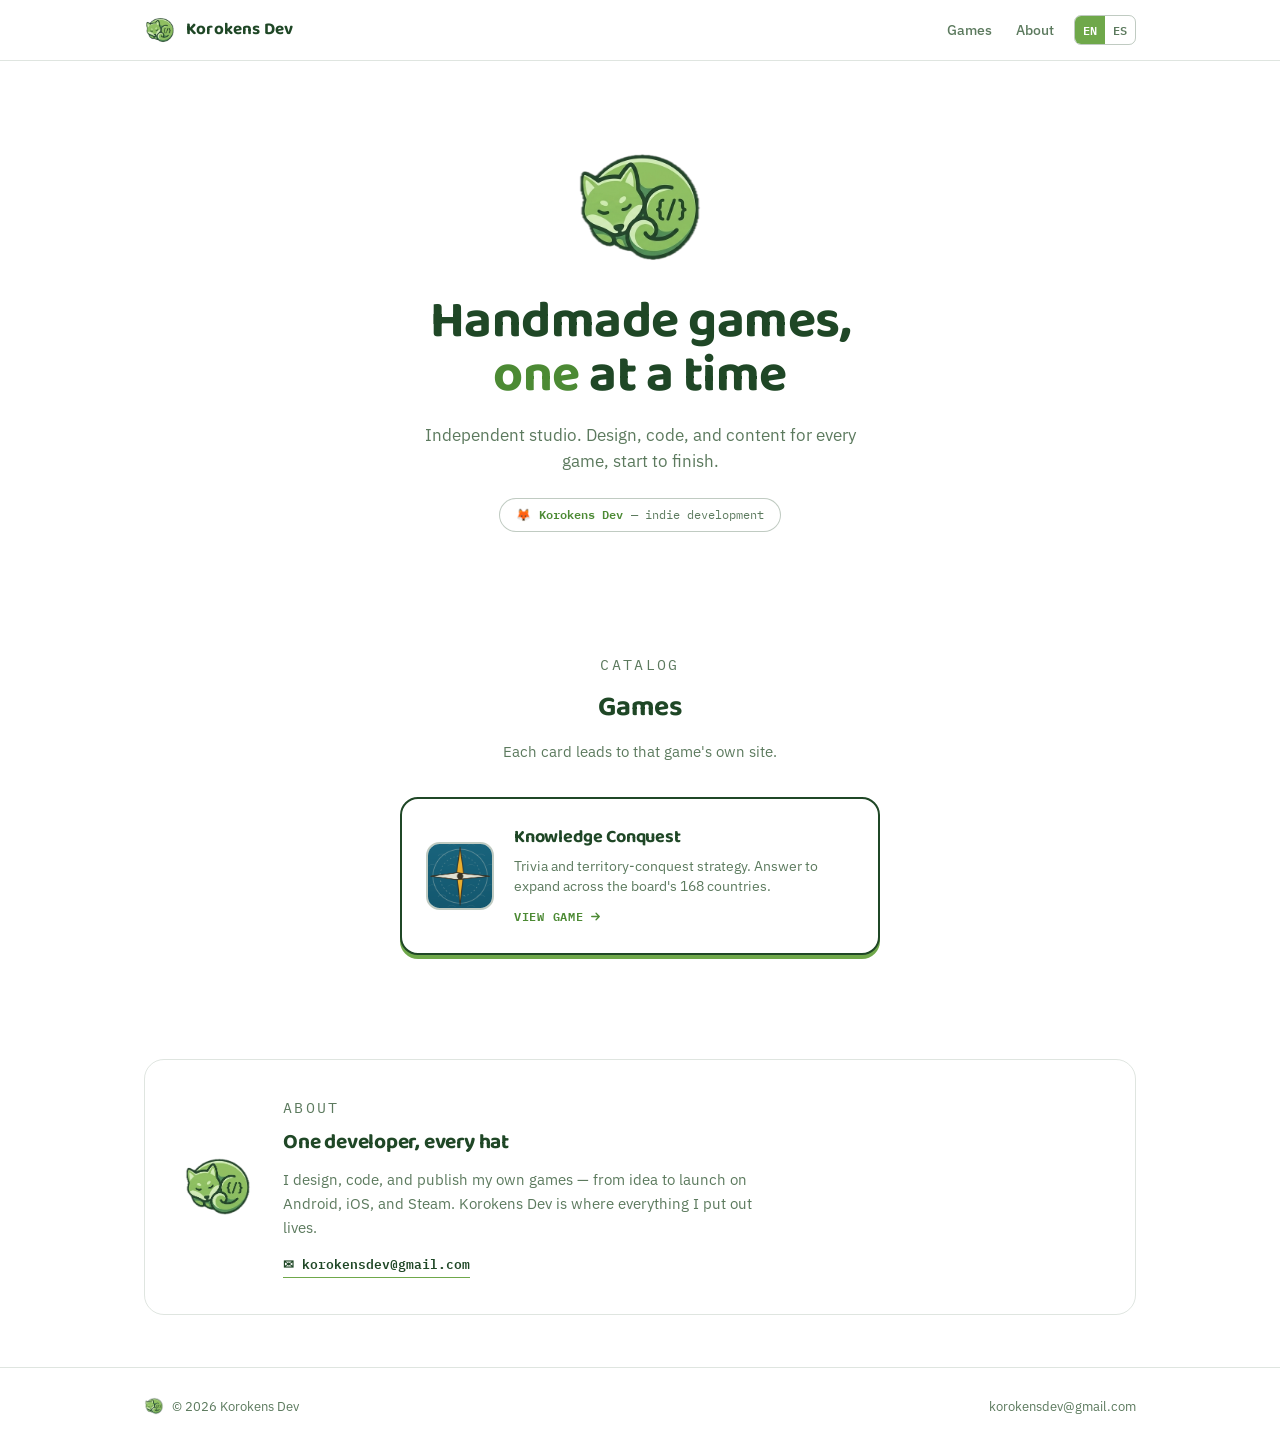
<file: index.html>
<!doctype html>
<html lang="en">
<head>
<meta charset="utf-8">
<meta name="viewport" content="width=device-width, initial-scale=1">
<title>Korokens Dev — Indie game studio</title>
<meta name="description" content="Korokens Dev is an independent game studio. Design, code, and content for every game, start to finish.">
<link rel="canonical" href="https://korokensdev.com/">
<link rel="alternate" hreflang="en" href="https://korokensdev.com/">
<link rel="alternate" hreflang="es" href="https://korokensdev.com/es/">
<link rel="alternate" hreflang="x-default" href="https://korokensdev.com/">
<link rel="icon" type="image/png" sizes="32x32" href="/assets/favicon-32.png">
<link rel="icon" type="image/png" sizes="16x16" href="/assets/favicon-16.png">
<link rel="apple-touch-icon" href="/assets/apple-touch-icon.png">
<link rel="preconnect" href="https://fonts.googleapis.com">
<link rel="preconnect" href="https://fonts.gstatic.com" crossorigin>
<link href="https://fonts.googleapis.com/css2?family=Baloo+2:wght@500;600;700;800&family=IBM+Plex+Sans:wght@400;500;600;700&family=IBM+Plex+Mono:wght@500;600&display=swap" rel="stylesheet">
<link rel="stylesheet" href="/styles.css">
</head>
<body>
<nav class="nav">
  <div class="nav-inner">
    <a class="brand" href="/">
      <img src="/assets/fox-icon.png" alt="">
      <span>Korokens Dev</span>
    </a>
    <div class="nav-right">
      <ul class="nav-links">
        <li><a href="/#games">Games</a></li>
        <li><a href="/#about">About</a></li>
      </ul>
      <div class="lang-switch">
        <a href="/" class="on">EN</a>
        <a href="/es/" class="">ES</a>
      </div>
    </div>
  </div>
</nav>

<header class="hero">
  <div class="wrap">
    <img class="hero-icon" src="/assets/fox-icon.png" alt="Korokens Dev">
    <h1>Handmade games,<br><span class="accent">one</span> at a time</h1>
    <p class="sub">Independent studio. Design, code, and content for every game, start to finish.</p>
    <span class="tag">🦊 <b>Korokens Dev</b> — indie development</span>
  </div>
</header>

<main class="wrap">
  <section class="section" id="games">
    <div class="section-head">
      <p class="eyebrow">Catalog</p>
      <h2>Games</h2>
      <p>Each card leads to that game's own site.</p>
    </div>
    <div class="games">
      <a class="game-card" href="/knowledge-conquest/">
        <img class="thumb" src="/knowledge-conquest/assets/logo.png" alt="">
        <div class="info">
          <h3>Knowledge Conquest</h3>
          <p>Trivia and territory-conquest strategy. Answer to expand across the board's 168 countries.</p>
          <span class="cta">View game
            <svg viewBox="0 0 24 24" fill="none" stroke="currentColor" stroke-width="2.4"><path d="M5 12h14M13 6l6 6-6 6" stroke-linecap="round" stroke-linejoin="round"/></svg>
          </span>
        </div>
      </a>
    </div>
  </section>

  <section class="section" id="about">
    <div class="about">
      <img src="/assets/fox-icon.png" alt="">
      <div class="about-text">
        <p class="eyebrow" style="margin-bottom:6px">About</p>
        <h2>One developer, every hat</h2>
        <p>I design, code, and publish my own games — from idea to launch on Android, iOS, and Steam. Korokens Dev is where everything I put out lives.</p>
        <a class="mail" href="mailto:korokensdev@gmail.com">✉ korokensdev@gmail.com</a>
      </div>
    </div>
  </section>
</main>

<footer>
  <div class="wrap foot-inner">
    <div class="foot-brand">
      <img src="/assets/fox-icon.png" alt="">
      <span>&copy; 2026 Korokens Dev</span>
    </div>
    <span>korokensdev@gmail.com</span>
  </div>
</footer>

</body>
</html>
</file>
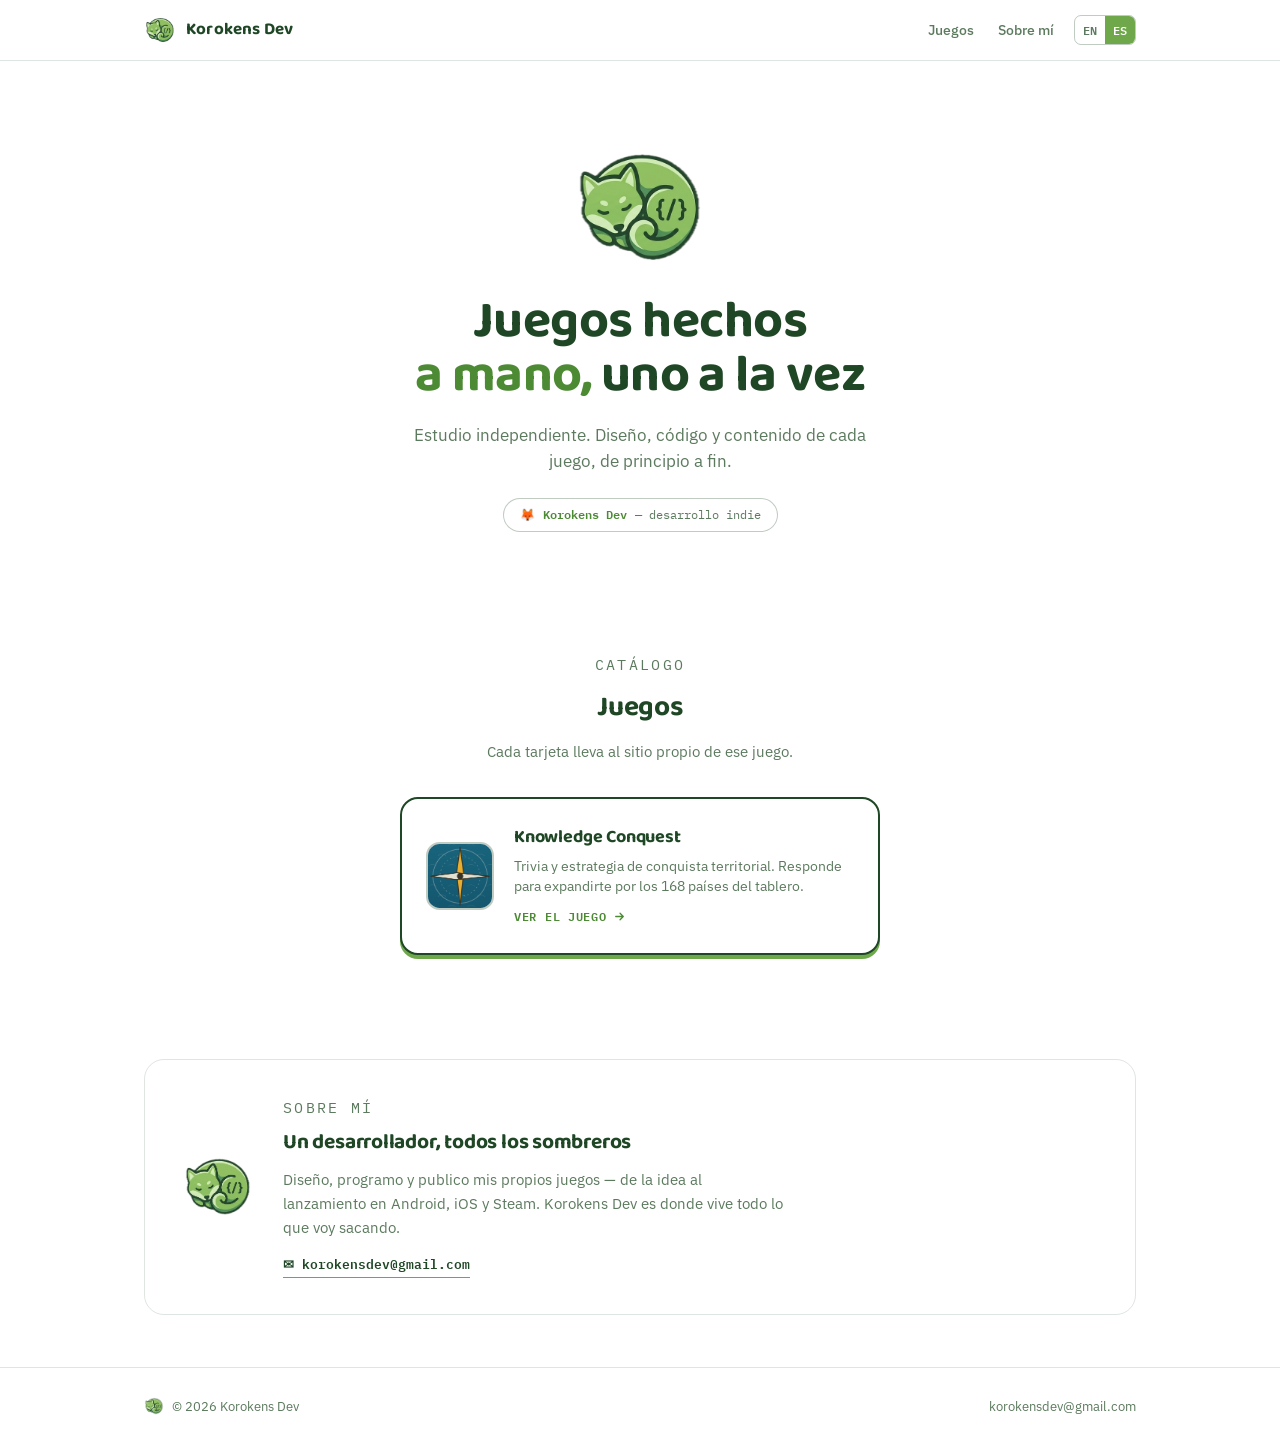
<file: es/index.html>
<!doctype html>
<html lang="es">
<head>
<meta charset="utf-8">
<meta name="viewport" content="width=device-width, initial-scale=1">
<title>Korokens Dev — Estudio de videojuegos indie</title>
<meta name="description" content="Korokens Dev es un estudio independiente de videojuegos. Diseño, código y contenido de cada juego, de principio a fin.">
<link rel="canonical" href="https://korokensdev.com/es/">
<link rel="alternate" hreflang="es" href="https://korokensdev.com/es/">
<link rel="alternate" hreflang="en" href="https://korokensdev.com/">
<link rel="alternate" hreflang="x-default" href="https://korokensdev.com/">
<link rel="icon" type="image/png" sizes="32x32" href="/assets/favicon-32.png">
<link rel="icon" type="image/png" sizes="16x16" href="/assets/favicon-16.png">
<link rel="apple-touch-icon" href="/assets/apple-touch-icon.png">
<link rel="preconnect" href="https://fonts.googleapis.com">
<link rel="preconnect" href="https://fonts.gstatic.com" crossorigin>
<link href="https://fonts.googleapis.com/css2?family=Baloo+2:wght@500;600;700;800&family=IBM+Plex+Sans:wght@400;500;600;700&family=IBM+Plex+Mono:wght@500;600&display=swap" rel="stylesheet">
<link rel="stylesheet" href="/styles.css">
</head>
<body>
<nav class="nav">
  <div class="nav-inner">
    <a class="brand" href="/es/">
      <img src="/assets/fox-icon.png" alt="">
      <span>Korokens Dev</span>
    </a>
    <div class="nav-right">
      <ul class="nav-links">
        <li><a href="/es/#games">Juegos</a></li>
        <li><a href="/es/#about">Sobre mí</a></li>
      </ul>
      <div class="lang-switch">
        <a href="/" class="">EN</a>
        <a href="/es/" class="on">ES</a>
      </div>
    </div>
  </div>
</nav>

<header class="hero">
  <div class="wrap">
    <img class="hero-icon" src="/assets/fox-icon.png" alt="Korokens Dev">
    <h1>Juegos hechos<br><span class="accent">a mano,</span> uno a la vez</h1>
    <p class="sub">Estudio independiente. Diseño, código y contenido de cada juego, de principio a fin.</p>
    <span class="tag">🦊 <b>Korokens Dev</b> — desarrollo indie</span>
  </div>
</header>

<main class="wrap">
  <section class="section" id="games">
    <div class="section-head">
      <p class="eyebrow">Catálogo</p>
      <h2>Juegos</h2>
      <p>Cada tarjeta lleva al sitio propio de ese juego.</p>
    </div>
    <div class="games">
      <a class="game-card" href="/knowledge-conquest/es/">
        <img class="thumb" src="/knowledge-conquest/assets/logo.png" alt="">
        <div class="info">
          <h3>Knowledge Conquest</h3>
          <p>Trivia y estrategia de conquista territorial. Responde para expandirte por los 168 países del tablero.</p>
          <span class="cta">Ver el juego
            <svg viewBox="0 0 24 24" fill="none" stroke="currentColor" stroke-width="2.4"><path d="M5 12h14M13 6l6 6-6 6" stroke-linecap="round" stroke-linejoin="round"/></svg>
          </span>
        </div>
      </a>
    </div>
  </section>

  <section class="section" id="about">
    <div class="about">
      <img src="/assets/fox-icon.png" alt="">
      <div class="about-text">
        <p class="eyebrow" style="margin-bottom:6px">Sobre mí</p>
        <h2>Un desarrollador, todos los sombreros</h2>
        <p>Diseño, programo y publico mis propios juegos — de la idea al lanzamiento en Android, iOS y Steam. Korokens Dev es donde vive todo lo que voy sacando.</p>
        <a class="mail" href="mailto:korokensdev@gmail.com">✉ korokensdev@gmail.com</a>
      </div>
    </div>
  </section>
</main>

<footer>
  <div class="wrap foot-inner">
    <div class="foot-brand">
      <img src="/assets/fox-icon.png" alt="">
      <span>&copy; 2026 Korokens Dev</span>
    </div>
    <span>korokensdev@gmail.com</span>
  </div>
</footer>

</body>
</html>
</file>
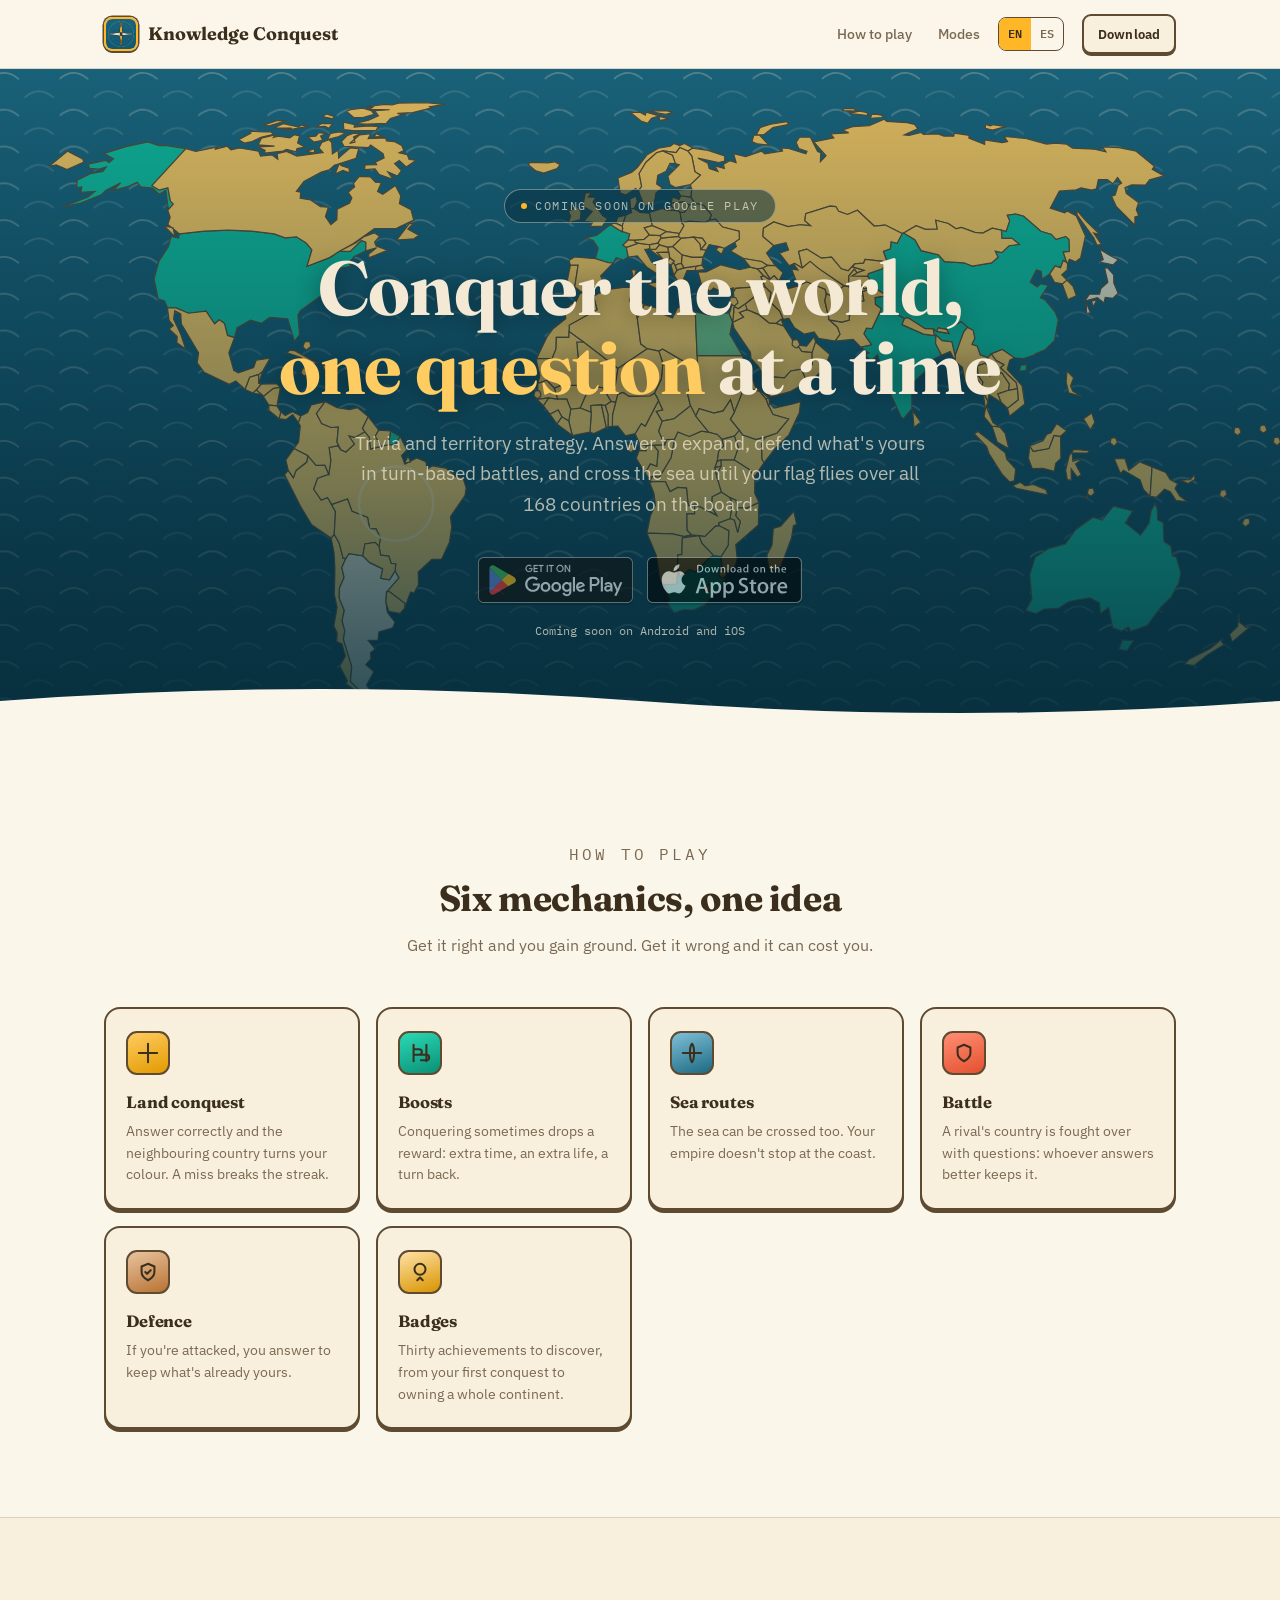
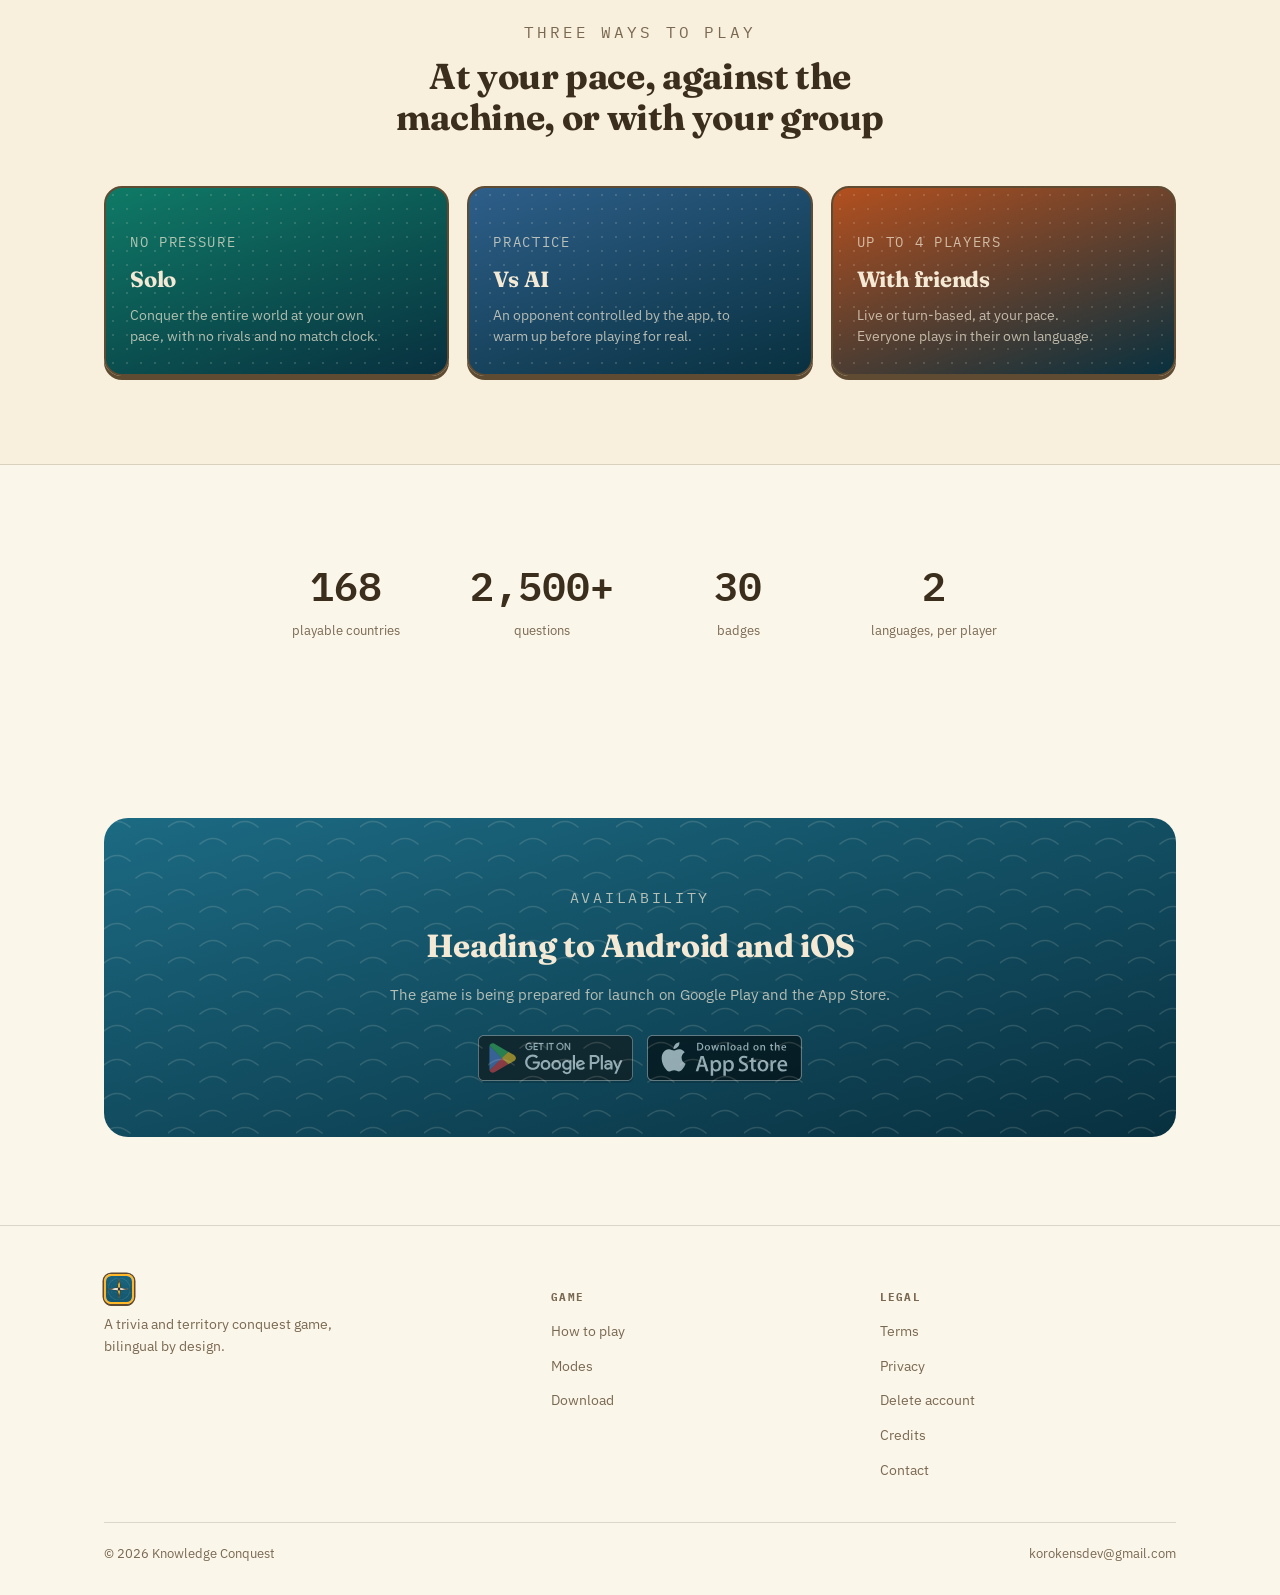
<file: knowledge-conquest/index.html>
<!doctype html>
<html lang="en">
<head>
<meta charset="utf-8">
<meta name="viewport" content="width=device-width, initial-scale=1">
<title>Knowledge Conquest — Trivia and territory conquest</title>
<meta name="description" content="Conquer the world, one question at a time. Trivia and territory strategy for Android and iOS.">
<link rel="canonical" href="https://korokensdev.com/knowledge-conquest/">
<link rel="alternate" hreflang="en" href="https://korokensdev.com/knowledge-conquest/">
<link rel="alternate" hreflang="es" href="https://korokensdev.com/knowledge-conquest/es/">
<link rel="alternate" hreflang="x-default" href="https://korokensdev.com/knowledge-conquest/">
<link rel="icon" type="image/png" sizes="32x32" href="/knowledge-conquest/assets/favicon-32.png">
<link rel="icon" type="image/png" sizes="16x16" href="/knowledge-conquest/assets/favicon-16.png">
<link rel="apple-touch-icon" href="/knowledge-conquest/assets/apple-touch-icon.png">
<link rel="preconnect" href="https://fonts.googleapis.com">
<link rel="preconnect" href="https://fonts.gstatic.com" crossorigin>
<link href="https://fonts.googleapis.com/css2?family=Fraunces:opsz,wght@9..144,600;9..144,700;9..144,800&family=IBM+Plex+Sans:wght@400;500;600;700&family=IBM+Plex+Mono:wght@500;600&display=swap" rel="stylesheet">
<link rel="stylesheet" href="/knowledge-conquest/styles.css">
</head>
<body>
<nav class="nav">
  <div class="nav-inner">
    <a class="brand" href="/knowledge-conquest/">
      <img class="brand-mark" src="/knowledge-conquest/assets/logo.png" alt="">
      Knowledge Conquest
    </a>
    <div class="nav-right">
      <ul class="nav-links">
        <li><a href="/knowledge-conquest/#mecanicas">How to play</a></li>
        <li><a href="/knowledge-conquest/#modos">Modes</a></li>
      </ul>
      <div class="lang-switch">
        <a href="/knowledge-conquest/" class="on">EN</a>
        <a href="/knowledge-conquest/es/" class="">ES</a>
      </div>
      <a class="btn btn-ghost btn-sm" href="/knowledge-conquest/#descarga">Download</a>
    </div>
  </div>
</nav>

<header class="hero" id="top">
  <img class="hero-map" src="/knowledge-conquest/assets/hero-map.svg" alt="">
  <div class="hero-scrim"></div>
  <div class="hero-inner">
    <span class="hero-badge"><span class="dot"></span> Coming soon on Google Play</span>
    <h1>Conquer the world,<br><em>one question</em> at a time</h1>
    <p class="sub">Trivia and territory strategy. Answer to expand, defend what's yours in turn-based battles, and cross the sea until your flag flies over all 168 countries on the board.</p>
    <div class="ctas">
      <div class="store-badges">
        <a href="#" class="" aria-disabled="true">
          <img src="/knowledge-conquest/assets/google-badge-en.svg" alt="Google Play" height="46">
        </a>
        <a href="#" class="" aria-disabled="true">
          <img src="/knowledge-conquest/assets/apple-badge-en.svg" alt="App Store" height="46">
        </a>
      </div>
    </div>
    <p class="fineprint">Coming soon on Android and iOS</p>
  </div>
  <svg class="hero-wave" width="100%" height="64" viewBox="0 0 1200 64" preserveAspectRatio="none">
    <path d="M0 24 Q300 0 600 24 T1200 24 V64 H0 Z" fill="var(--paper)"/>
  </svg>
</header>

<main>
  <section class="section" id="mecanicas">
    <div class="wrap">
      <div class="section-head">
        <p class="eyebrow">How to play</p>
        <h2>Six mechanics, one idea</h2>
        <p>Get it right and you gain ground. Get it wrong and it can cost you.</p>
      </div>
      <div class="mech-grid">
        <div class="mech">
          <div class="mech-icon" style="background:linear-gradient(160deg,var(--expandable-light),var(--expandable-deep))">
            <svg viewBox="0 0 24 24" fill="none" stroke="#3B2E1C" stroke-width="2.2"><path d="M12 2v20M2 12h20" stroke-linecap="round"/></svg>
          </div>
          <h3>Land conquest</h3>
          <p>Answer correctly and the neighbouring country turns your colour. A miss breaks the streak.</p>
        </div>
        <div class="mech">
          <div class="mech-icon" style="background:linear-gradient(160deg,var(--owned-light),var(--owned-deep))">
            <svg viewBox="0 0 24 24" fill="none" stroke="#3B2E1C" stroke-width="2.2"><path d="M5 3v18M19 3v18M5 8h6a3 3 0 0 1 0 6H5m8 0h6a3 3 0 0 1 0 6h-6" stroke-linecap="round" stroke-linejoin="round"/></svg>
          </div>
          <h3>Boosts</h3>
          <p>Conquering sometimes drops a reward: extra time, an extra life, a turn back.</p>
        </div>
        <div class="mech">
          <div class="mech-icon" style="background:linear-gradient(160deg,#7FBFD6,var(--sea-top))">
            <svg viewBox="0 0 24 24" fill="none" stroke="#3B2E1C" stroke-width="2.2"><path d="M2 12h20M12 2c3 3 3 17 0 20M12 2c-3 3-3 17 0 20" stroke-linecap="round"/></svg>
          </div>
          <h3>Sea routes</h3>
          <p>The sea can be crossed too. Your empire doesn't stop at the coast.</p>
        </div>
        <div class="mech">
          <div class="mech-icon" style="background:linear-gradient(160deg,var(--accent-lite),var(--accent-dark))">
            <svg viewBox="0 0 24 24" fill="none" stroke="#3B2E1C" stroke-width="2.2"><path d="M12 3l7 3v6c0 4-3 7-7 9-4-2-7-5-7-9V6z" stroke-linecap="round" stroke-linejoin="round"/></svg>
          </div>
          <h3>Battle</h3>
          <p>A rival's country is fought over with questions: whoever answers better keeps it.</p>
        </div>
        <div class="mech">
          <div class="mech-icon" style="background:linear-gradient(160deg,#E8C39E,#B87333)">
            <svg viewBox="0 0 24 24" fill="none" stroke="#3B2E1C" stroke-width="2.2"><path d="M12 3l7 3v6c0 4-3 7-7 9-4-2-7-5-7-9V6z"/><path d="M9 12l2 2 4-4" stroke-linecap="round" stroke-linejoin="round"/></svg>
          </div>
          <h3>Defence</h3>
          <p>If you're attacked, you answer to keep what's already yours.</p>
        </div>
        <div class="mech">
          <div class="mech-icon" style="background:linear-gradient(160deg,#FFE1A6,#D89400)">
            <svg viewBox="0 0 24 24" fill="none" stroke="#3B2E1C" stroke-width="2.2"><circle cx="12" cy="9" r="6"/><path d="M9 21l3-3 3 3" stroke-linecap="round" stroke-linejoin="round"/></svg>
          </div>
          <h3>Badges</h3>
          <p>Thirty achievements to discover, from your first conquest to owning a whole continent.</p>
        </div>
      </div>
    </div>
  </section>

  <section class="section" id="modos" style="background:var(--paper-2);border-top:1px solid var(--line);border-bottom:1px solid var(--line);">
    <div class="wrap">
      <div class="section-head">
        <p class="eyebrow">Three ways to play</p>
        <h2>At your pace, against the machine, or with your group</h2>
      </div>
      <div class="modes">
        <div class="mode-card solo">
          <p class="mode-eyebrow">No pressure</p>
          <h3>Solo</h3>
          <p>Conquer the entire world at your own pace, with no rivals and no match clock.</p>
        </div>
        <div class="mode-card ai">
          <p class="mode-eyebrow">Practice</p>
          <h3>Vs AI</h3>
          <p>An opponent controlled by the app, to warm up before playing for real.</p>
        </div>
        <div class="mode-card friends">
          <p class="mode-eyebrow">Up to 4 players</p>
          <h3>With friends</h3>
          <p>Live or turn-based, at your pace. Everyone plays in their own language.</p>
        </div>
      </div>
    </div>
  </section>

  <section class="section">
    <div class="wrap">
      <div class="stats">
        <div class="stat"><b>168</b><span>playable countries</span></div>
        <div class="stat"><b>2,500+</b><span>questions</span></div>
        <div class="stat"><b>30</b><span>badges</span></div>
        <div class="stat"><b>2</b><span>languages, per player</span></div>
        
      </div>
    </div>
  </section>

  <section class="section" id="descarga">
    <div class="wrap">
      <div class="download">
        <div class="download-inner">
          <p class="eyebrow" style="color:var(--on-sea-soft)">Availability</p>
          <h2>Heading to Android and iOS</h2>
          <p>The game is being prepared for launch on Google Play and the App Store.</p>
          <div class="store-badges">
        <a href="#" class="" aria-disabled="true">
          <img src="/knowledge-conquest/assets/google-badge-en.svg" alt="Google Play" height="46">
        </a>
        <a href="#" class="" aria-disabled="true">
          <img src="/knowledge-conquest/assets/apple-badge-en.svg" alt="App Store" height="46">
        </a>
      </div>
        </div>
      </div>
    </div>
  </section>
</main>

<footer>
  <div class="wrap">
    <div class="foot-grid">
      <div class="foot-col">
        <a class="brand" href="/knowledge-conquest/" style="margin-bottom:10px;display:inline-flex;">
          <img class="brand-mark" style="width:30px;height:30px;" src="/knowledge-conquest/assets/logo.png" alt="Knowledge Conquest">
        </a>
        <p style="font-size:13.5px;color:var(--ink-soft);max-width:32ch;">A trivia and territory conquest game, bilingual by design.</p>
      </div>
      <div class="foot-col">
        <h4>Game</h4>
        <ul>
          <li><a href="/knowledge-conquest/#mecanicas">How to play</a></li>
          <li><a href="/knowledge-conquest/#modos">Modes</a></li>
          <li><a href="/knowledge-conquest/#descarga">Download</a></li>
        </ul>
      </div>
      <div class="foot-col">
        <h4>Legal</h4>
        <ul>
          <li><a href="/knowledge-conquest/terms/">Terms</a></li>
          <li><a href="/knowledge-conquest/privacy/">Privacy</a></li>
          <li><a href="/knowledge-conquest/delete-account/">Delete account</a></li>
          <li><a href="/knowledge-conquest/credits/">Credits</a></li>
          <li><a href="mailto:korokensdev@gmail.com">Contact</a></li>
        </ul>
      </div>
    </div>
    <div class="foot-bottom">
      <span>&copy; 2026 Knowledge Conquest</span>
      <span>korokensdev@gmail.com</span>
    </div>
  </div>
</footer>

</body>
</html>
</file>
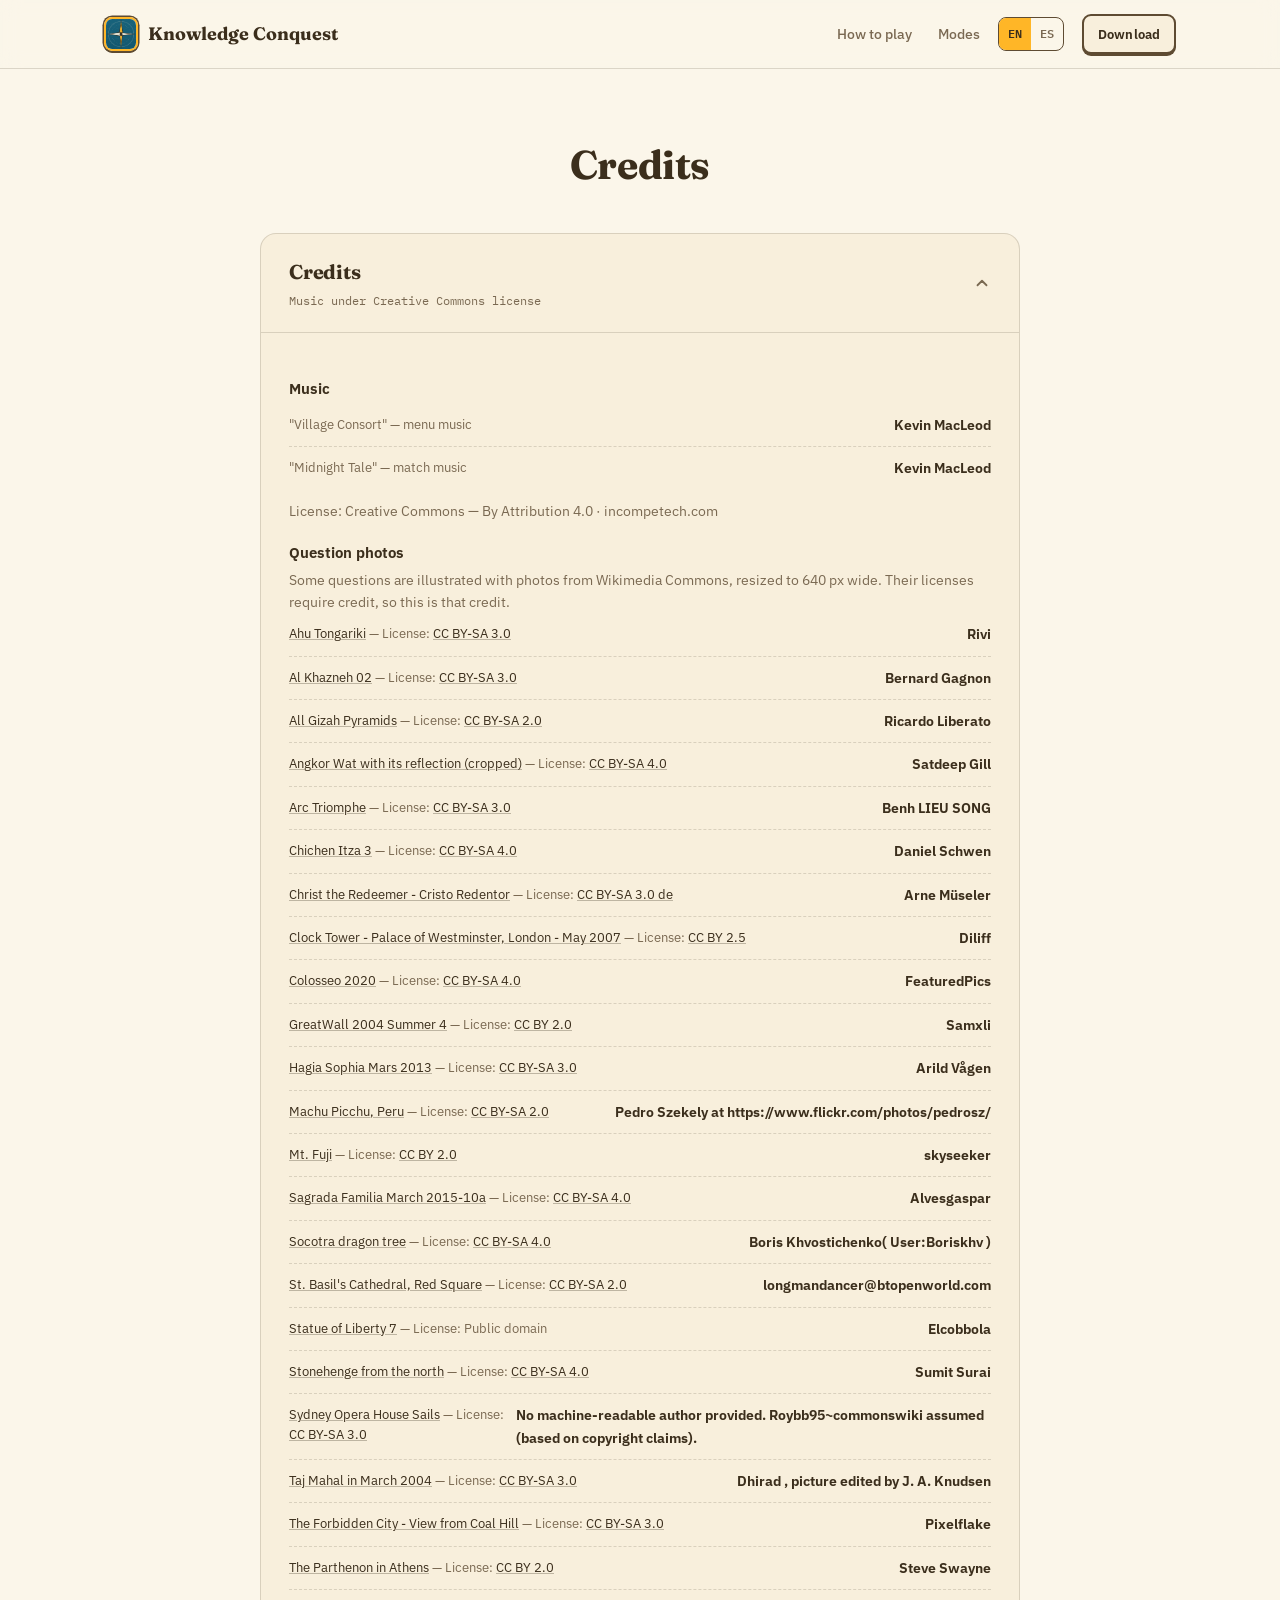
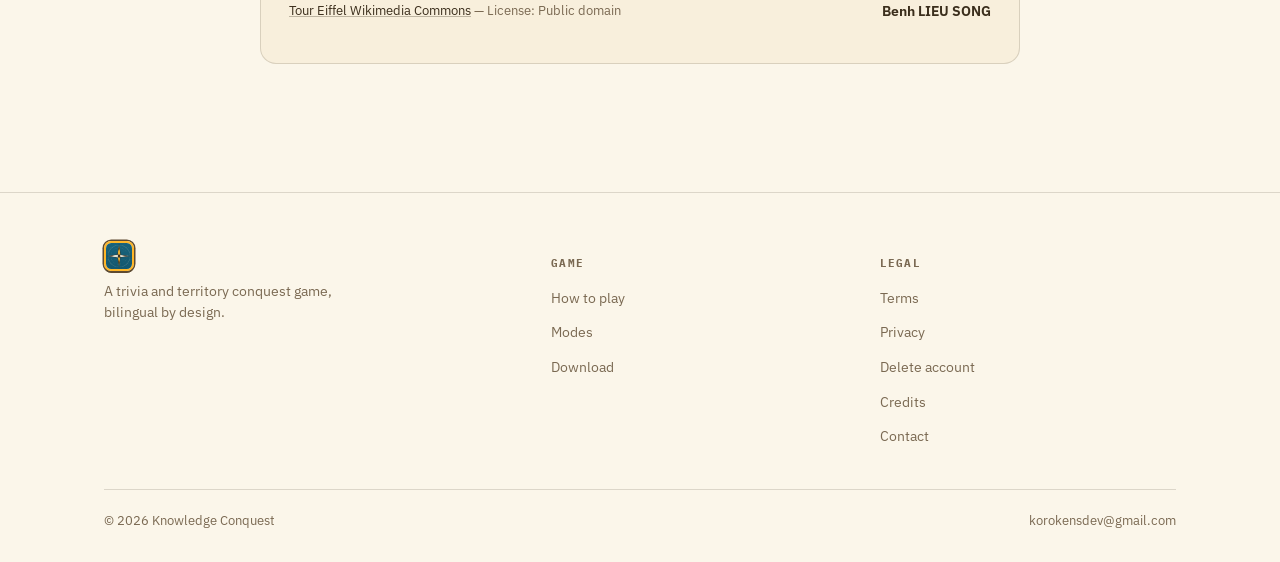
<file: knowledge-conquest/credits/index.html>
<!doctype html>
<html lang="en">
<head>
<meta charset="utf-8">
<meta name="viewport" content="width=device-width, initial-scale=1">
<title>Credits — Knowledge Conquest</title>
<meta name="description" content="Conquer the world, one question at a time. Trivia and territory strategy for Android and iOS.">
<link rel="canonical" href="https://korokensdev.com/knowledge-conquest/credits/">
<link rel="alternate" hreflang="en" href="https://korokensdev.com/knowledge-conquest/credits/">
<link rel="alternate" hreflang="es" href="https://korokensdev.com/knowledge-conquest/es/creditos/">
<link rel="alternate" hreflang="x-default" href="https://korokensdev.com/knowledge-conquest/credits/">
<link rel="icon" type="image/png" sizes="32x32" href="/knowledge-conquest/assets/favicon-32.png">
<link rel="icon" type="image/png" sizes="16x16" href="/knowledge-conquest/assets/favicon-16.png">
<link rel="apple-touch-icon" href="/knowledge-conquest/assets/apple-touch-icon.png">
<link rel="preconnect" href="https://fonts.googleapis.com">
<link rel="preconnect" href="https://fonts.gstatic.com" crossorigin>
<link href="https://fonts.googleapis.com/css2?family=Fraunces:opsz,wght@9..144,600;9..144,700;9..144,800&family=IBM+Plex+Sans:wght@400;500;600;700&family=IBM+Plex+Mono:wght@500;600&display=swap" rel="stylesheet">
<link rel="stylesheet" href="/knowledge-conquest/styles.css">
</head>
<body>
<nav class="nav">
  <div class="nav-inner">
    <a class="brand" href="/knowledge-conquest/">
      <img class="brand-mark" src="/knowledge-conquest/assets/logo.png" alt="">
      Knowledge Conquest
    </a>
    <div class="nav-right">
      <ul class="nav-links">
        <li><a href="/knowledge-conquest/#mecanicas">How to play</a></li>
        <li><a href="/knowledge-conquest/#modos">Modes</a></li>
      </ul>
      <div class="lang-switch">
        <a href="/knowledge-conquest/" class="on">EN</a>
        <a href="/knowledge-conquest/es/creditos/" class="">ES</a>
      </div>
      <a class="btn btn-ghost btn-sm" href="/knowledge-conquest/#descarga">Download</a>
    </div>
  </div>
</nav>

<section class="legal-hero">
  <div class="wrap">
    <h1>Credits</h1>
  </div>
</section>

<main>
  <section class="section" style="padding-top:0;">
    <div class="wrap">
      <details class="legal-page" open>
        <summary>
          <div><h3>Credits</h3><p class="legal-updated">Music under Creative Commons license</p></div>
          <svg class="chevron" width="18" height="18" viewBox="0 0 24 24" fill="none" stroke="currentColor" stroke-width="2.4"><path d="M6 9l6 6 6-6" stroke-linecap="round" stroke-linejoin="round"/></svg>
        </summary>
        <div class="legal-body">
          
          <div class="legal-sec">
            <h4>Music</h4>
            <div class="music-credit"><span>"Village Consort" — menu music</span><b>Kevin MacLeod</b></div>
            <div class="music-credit"><span>"Midnight Tale" — match music</span><b>Kevin MacLeod</b></div>
            <p style="margin-top:10px"><span>License: Creative Commons — By Attribution 4.0 · incompetech.com</span></p>
          </div>

          <!-- media-credits:start -->
          <div class="legal-sec">
            <h4>Question photos</h4>
            <p>Some questions are illustrated with photos from Wikimedia Commons, resized to 640 px wide. Their licenses require credit, so this is that credit.</p>
            <div class="music-credit"><span><a href="https://commons.wikimedia.org/wiki/File:Ahu_Tongariki.jpg" rel="noopener nofollow">Ahu Tongariki</a> — License: <a href="http://creativecommons.org/licenses/by-sa/3.0/" rel="noopener nofollow">CC BY-SA 3.0</a></span><b>Rivi</b></div>
            <div class="music-credit"><span><a href="https://commons.wikimedia.org/wiki/File:Al_Khazneh_02.jpg" rel="noopener nofollow">Al Khazneh 02</a> — License: <a href="https://creativecommons.org/licenses/by-sa/3.0" rel="noopener nofollow">CC BY-SA 3.0</a></span><b>Bernard Gagnon</b></div>
            <div class="music-credit"><span><a href="https://commons.wikimedia.org/wiki/File:All_Gizah_Pyramids.jpg" rel="noopener nofollow">All Gizah Pyramids</a> — License: <a href="https://creativecommons.org/licenses/by-sa/2.0" rel="noopener nofollow">CC BY-SA 2.0</a></span><b>Ricardo Liberato</b></div>
            <div class="music-credit"><span><a href="https://commons.wikimedia.org/wiki/File:Angkor_Wat_with_its_reflection_(cropped).jpg" rel="noopener nofollow">Angkor Wat with its reflection (cropped)</a> — License: <a href="https://creativecommons.org/licenses/by-sa/4.0" rel="noopener nofollow">CC BY-SA 4.0</a></span><b>Satdeep Gill</b></div>
            <div class="music-credit"><span><a href="https://commons.wikimedia.org/wiki/File:Arc_Triomphe.jpg" rel="noopener nofollow">Arc Triomphe</a> — License: <a href="https://creativecommons.org/licenses/by-sa/3.0" rel="noopener nofollow">CC BY-SA 3.0</a></span><b>Benh LIEU SONG</b></div>
            <div class="music-credit"><span><a href="https://commons.wikimedia.org/wiki/File:Chichen_Itza_3.jpg" rel="noopener nofollow">Chichen Itza 3</a> — License: <a href="https://creativecommons.org/licenses/by-sa/4.0" rel="noopener nofollow">CC BY-SA 4.0</a></span><b>Daniel Schwen</b></div>
            <div class="music-credit"><span><a href="https://commons.wikimedia.org/wiki/File:Christ_the_Redeemer_-_Cristo_Redentor.jpg" rel="noopener nofollow">Christ the Redeemer - Cristo Redentor</a> — License: <a href="https://creativecommons.org/licenses/by-sa/3.0/de/deed.en" rel="noopener nofollow">CC BY-SA 3.0 de</a></span><b>Arne Müseler</b></div>
            <div class="music-credit"><span><a href="https://commons.wikimedia.org/wiki/File:Clock_Tower_-_Palace_of_Westminster%2C_London_-_May_2007.jpg" rel="noopener nofollow">Clock Tower - Palace of Westminster, London - May 2007</a> — License: <a href="https://creativecommons.org/licenses/by/2.5" rel="noopener nofollow">CC BY 2.5</a></span><b>Diliff</b></div>
            <div class="music-credit"><span><a href="https://commons.wikimedia.org/wiki/File:Colosseo_2020.jpg" rel="noopener nofollow">Colosseo 2020</a> — License: <a href="https://creativecommons.org/licenses/by-sa/4.0" rel="noopener nofollow">CC BY-SA 4.0</a></span><b>FeaturedPics</b></div>
            <div class="music-credit"><span><a href="https://commons.wikimedia.org/wiki/File:GreatWall_2004_Summer_4.jpg" rel="noopener nofollow">GreatWall 2004 Summer 4</a> — License: <a href="https://creativecommons.org/licenses/by/2.0" rel="noopener nofollow">CC BY 2.0</a></span><b>Samxli</b></div>
            <div class="music-credit"><span><a href="https://commons.wikimedia.org/wiki/File:Hagia_Sophia_Mars_2013.jpg" rel="noopener nofollow">Hagia Sophia Mars 2013</a> — License: <a href="https://creativecommons.org/licenses/by-sa/3.0" rel="noopener nofollow">CC BY-SA 3.0</a></span><b>Arild Vågen</b></div>
            <div class="music-credit"><span><a href="https://commons.wikimedia.org/wiki/File:Machu_Picchu%2C_Peru.jpg" rel="noopener nofollow">Machu Picchu, Peru</a> — License: <a href="https://creativecommons.org/licenses/by-sa/2.0" rel="noopener nofollow">CC BY-SA 2.0</a></span><b>Pedro Szekely at https://www.flickr.com/photos/pedrosz/</b></div>
            <div class="music-credit"><span><a href="https://commons.wikimedia.org/wiki/File:Mt._Fuji.jpg" rel="noopener nofollow">Mt. Fuji</a> — License: <a href="https://creativecommons.org/licenses/by/2.0" rel="noopener nofollow">CC BY 2.0</a></span><b>skyseeker</b></div>
            <div class="music-credit"><span><a href="https://commons.wikimedia.org/wiki/File:Sagrada_Familia_March_2015-10a.jpg" rel="noopener nofollow">Sagrada Familia March 2015-10a</a> — License: <a href="https://creativecommons.org/licenses/by-sa/4.0" rel="noopener nofollow">CC BY-SA 4.0</a></span><b>Alvesgaspar</b></div>
            <div class="music-credit"><span><a href="https://commons.wikimedia.org/wiki/File:Socotra_dragon_tree.JPG" rel="noopener nofollow">Socotra dragon tree</a> — License: <a href="https://creativecommons.org/licenses/by-sa/4.0" rel="noopener nofollow">CC BY-SA 4.0</a></span><b>Boris Khvostichenko( User:Boriskhv )</b></div>
            <div class="music-credit"><span><a href="https://commons.wikimedia.org/wiki/File:St._Basil's_Cathedral%2C_Red_Square.jpg" rel="noopener nofollow">St. Basil's Cathedral, Red Square</a> — License: <a href="https://creativecommons.org/licenses/by-sa/2.0" rel="noopener nofollow">CC BY-SA 2.0</a></span><b>longmandancer@btopenworld.com</b></div>
            <div class="music-credit"><span><a href="https://commons.wikimedia.org/wiki/File:Statue_of_Liberty_7.jpg" rel="noopener nofollow">Statue of Liberty 7</a> — License: Public domain</span><b>Elcobbola</b></div>
            <div class="music-credit"><span><a href="https://commons.wikimedia.org/wiki/File:Stonehenge_from_the_north.jpg" rel="noopener nofollow">Stonehenge from the north</a> — License: <a href="https://creativecommons.org/licenses/by-sa/4.0" rel="noopener nofollow">CC BY-SA 4.0</a></span><b>Sumit Surai</b></div>
            <div class="music-credit"><span><a href="https://commons.wikimedia.org/wiki/File:Sydney_Opera_House_Sails.jpg" rel="noopener nofollow">Sydney Opera House Sails</a> — License: <a href="http://creativecommons.org/licenses/by-sa/3.0/" rel="noopener nofollow">CC BY-SA 3.0</a></span><b>No machine-readable author provided. Roybb95~commonswiki assumed (based on copyright claims).</b></div>
            <div class="music-credit"><span><a href="https://commons.wikimedia.org/wiki/File:Taj_Mahal_in_March_2004.jpg" rel="noopener nofollow">Taj Mahal in March 2004</a> — License: <a href="http://creativecommons.org/licenses/by-sa/3.0/" rel="noopener nofollow">CC BY-SA 3.0</a></span><b>Dhirad , picture edited by J. A. Knudsen</b></div>
            <div class="music-credit"><span><a href="https://commons.wikimedia.org/wiki/File:The_Forbidden_City_-_View_from_Coal_Hill.jpg" rel="noopener nofollow">The Forbidden City - View from Coal Hill</a> — License: <a href="https://creativecommons.org/licenses/by-sa/3.0" rel="noopener nofollow">CC BY-SA 3.0</a></span><b>Pixelflake</b></div>
            <div class="music-credit"><span><a href="https://commons.wikimedia.org/wiki/File:The_Parthenon_in_Athens.jpg" rel="noopener nofollow">The Parthenon in Athens</a> — License: <a href="https://creativecommons.org/licenses/by/2.0" rel="noopener nofollow">CC BY 2.0</a></span><b>Steve Swayne</b></div>
            <div class="music-credit"><span><a href="https://commons.wikimedia.org/wiki/File:Tour_Eiffel_Wikimedia_Commons.jpg" rel="noopener nofollow">Tour Eiffel Wikimedia Commons</a> — License: Public domain</span><b>Benh LIEU SONG</b></div>
          </div>
          <!-- media-credits:end -->
        </div>
      </details>
    </div>
  </section>
</main>

<footer>
  <div class="wrap">
    <div class="foot-grid">
      <div class="foot-col">
        <a class="brand" href="/knowledge-conquest/" style="margin-bottom:10px;display:inline-flex;">
          <img class="brand-mark" style="width:30px;height:30px;" src="/knowledge-conquest/assets/logo.png" alt="Knowledge Conquest">
        </a>
        <p style="font-size:13.5px;color:var(--ink-soft);max-width:32ch;">A trivia and territory conquest game, bilingual by design.</p>
      </div>
      <div class="foot-col">
        <h4>Game</h4>
        <ul>
          <li><a href="/knowledge-conquest/#mecanicas">How to play</a></li>
          <li><a href="/knowledge-conquest/#modos">Modes</a></li>
          <li><a href="/knowledge-conquest/#descarga">Download</a></li>
        </ul>
      </div>
      <div class="foot-col">
        <h4>Legal</h4>
        <ul>
          <li><a href="/knowledge-conquest/terms/">Terms</a></li>
          <li><a href="/knowledge-conquest/privacy/">Privacy</a></li>
          <li><a href="/knowledge-conquest/delete-account/">Delete account</a></li>
          <li><a href="/knowledge-conquest/credits/">Credits</a></li>
          <li><a href="mailto:korokensdev@gmail.com">Contact</a></li>
        </ul>
      </div>
    </div>
    <div class="foot-bottom">
      <span>&copy; 2026 Knowledge Conquest</span>
      <span>korokensdev@gmail.com</span>
    </div>
  </div>
</footer>

</body>
</html>
</file>
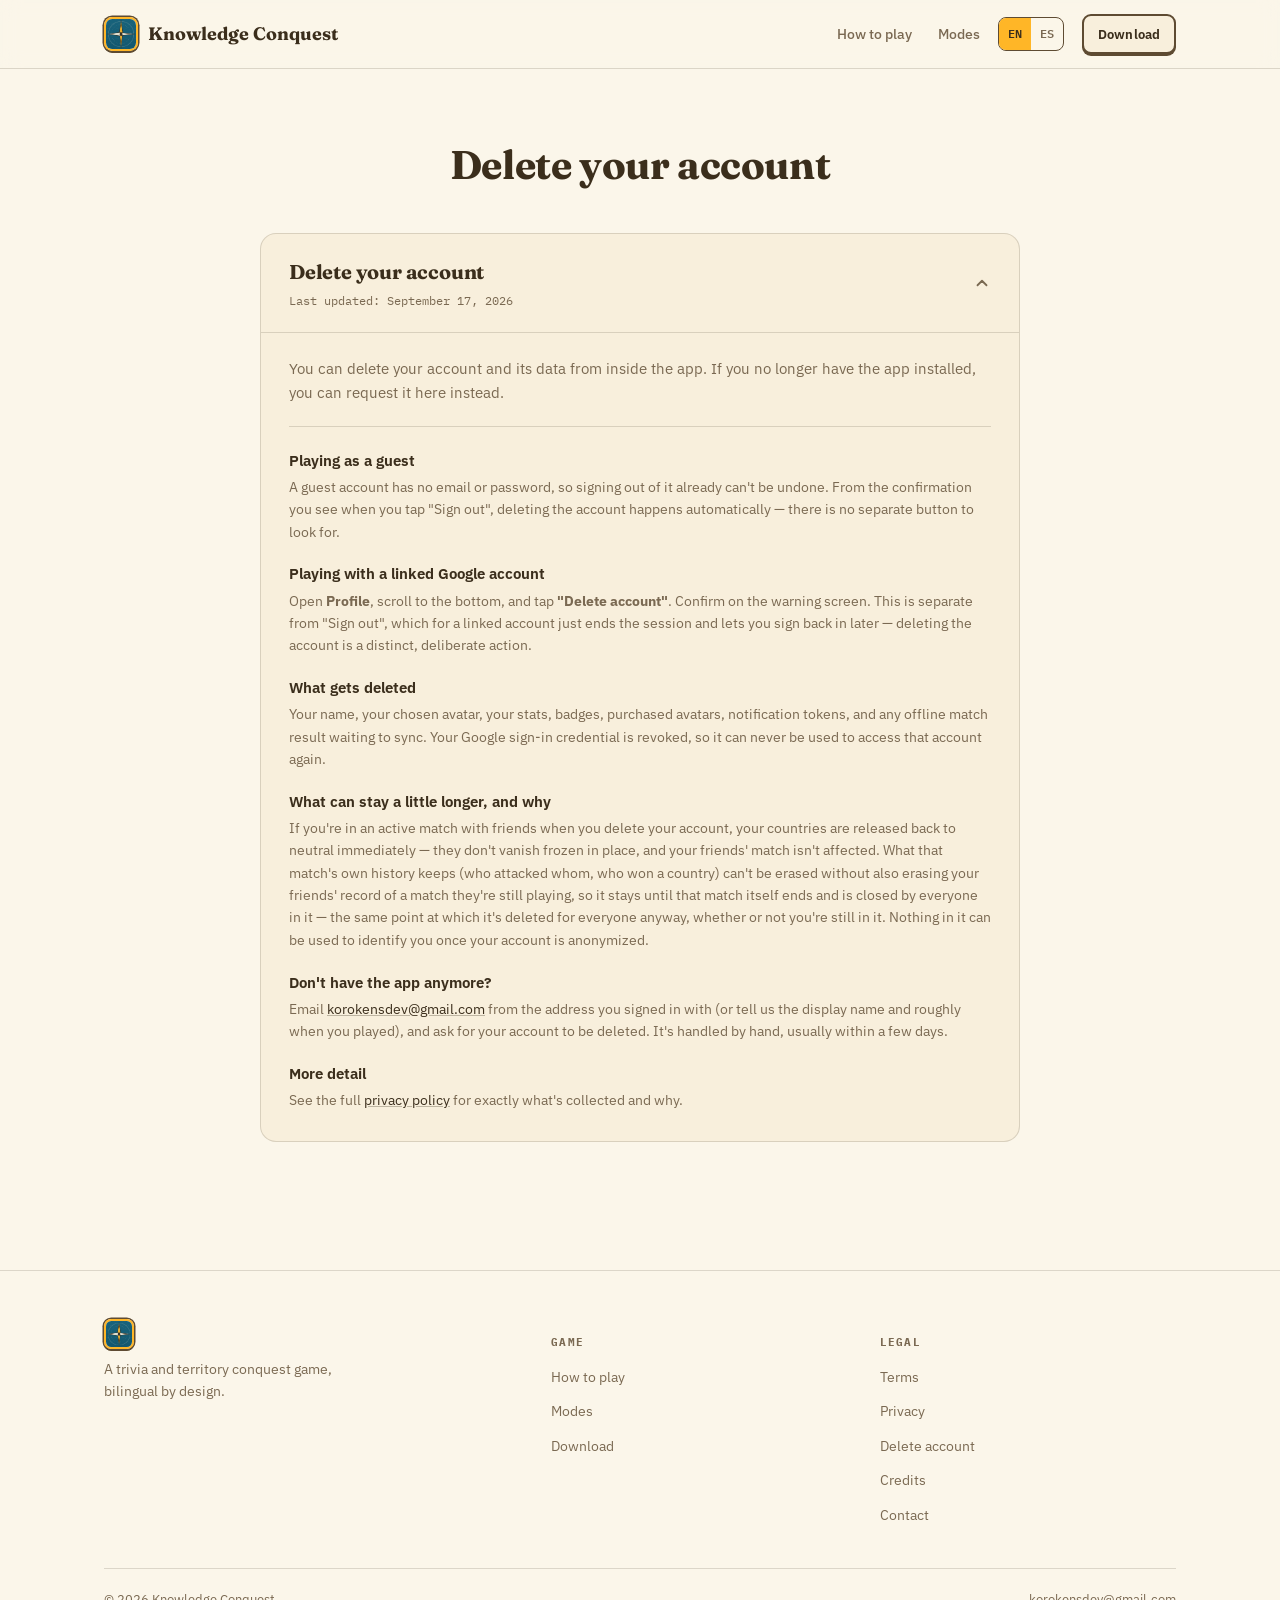
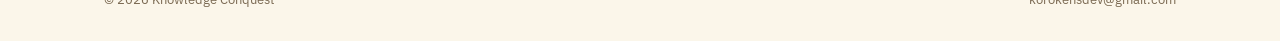
<file: knowledge-conquest/delete-account/index.html>
<!doctype html>
<html lang="en">
<head>
<meta charset="utf-8">
<meta name="viewport" content="width=device-width, initial-scale=1">
<title>Delete your account — Knowledge Conquest</title>
<meta name="description" content="How to delete your Knowledge Conquest account and data, in the app or by request.">
<link rel="canonical" href="https://korokensdev.com/knowledge-conquest/delete-account/">
<link rel="alternate" hreflang="en" href="https://korokensdev.com/knowledge-conquest/delete-account/">
<link rel="alternate" hreflang="es" href="https://korokensdev.com/knowledge-conquest/es/eliminar-cuenta/">
<link rel="alternate" hreflang="x-default" href="https://korokensdev.com/knowledge-conquest/delete-account/">
<link rel="icon" type="image/png" sizes="32x32" href="/knowledge-conquest/assets/favicon-32.png">
<link rel="icon" type="image/png" sizes="16x16" href="/knowledge-conquest/assets/favicon-16.png">
<link rel="apple-touch-icon" href="/knowledge-conquest/assets/apple-touch-icon.png">
<link rel="preconnect" href="https://fonts.googleapis.com">
<link rel="preconnect" href="https://fonts.gstatic.com" crossorigin>
<link href="https://fonts.googleapis.com/css2?family=Fraunces:opsz,wght@9..144,600;9..144,700;9..144,800&family=IBM+Plex+Sans:wght@400;500;600;700&family=IBM+Plex+Mono:wght@500;600&display=swap" rel="stylesheet">
<link rel="stylesheet" href="/knowledge-conquest/styles.css">
</head>
<body>
<nav class="nav">
  <div class="nav-inner">
    <a class="brand" href="/knowledge-conquest/">
      <img class="brand-mark" src="/knowledge-conquest/assets/logo.png" alt="">
      Knowledge Conquest
    </a>
    <div class="nav-right">
      <ul class="nav-links">
        <li><a href="/knowledge-conquest/#mecanicas">How to play</a></li>
        <li><a href="/knowledge-conquest/#modos">Modes</a></li>
      </ul>
      <div class="lang-switch">
        <a href="/knowledge-conquest/delete-account/" class="on">EN</a>
        <a href="/knowledge-conquest/es/eliminar-cuenta/" class="">ES</a>
      </div>
      <a class="btn btn-ghost btn-sm" href="/knowledge-conquest/#descarga">Download</a>
    </div>
  </div>
</nav>

<section class="legal-hero">
  <div class="wrap">
    <h1>Delete your account</h1>
  </div>
</section>

<main>
  <section class="section" style="padding-top:0;">
    <div class="wrap">
      <details class="legal-page" open>
        <summary>
          <div><h3>Delete your account</h3><p class="legal-updated">Last updated: September 17, 2026</p></div>
          <svg class="chevron" width="18" height="18" viewBox="0 0 24 24" fill="none" stroke="currentColor" stroke-width="2.4"><path d="M6 9l6 6 6-6" stroke-linecap="round" stroke-linejoin="round"/></svg>
        </summary>
        <div class="legal-body">
          <p class="legal-intro">You can delete your account and its data from inside the app. If you no longer have the app installed, you can request it here instead.</p>

          <div class="legal-sec">
            <h4>Playing as a guest</h4>
            <p>A guest account has no email or password, so signing out of it already can't be undone. From the confirmation you see when you tap "Sign out", deleting the account happens automatically — there is no separate button to look for.</p>
          </div>

          <div class="legal-sec">
            <h4>Playing with a linked Google account</h4>
            <p>Open <strong>Profile</strong>, scroll to the bottom, and tap <strong>"Delete account"</strong>. Confirm on the warning screen. This is separate from "Sign out", which for a linked account just ends the session and lets you sign back in later — deleting the account is a distinct, deliberate action.</p>
          </div>

          <div class="legal-sec">
            <h4>What gets deleted</h4>
            <p>Your name, your chosen avatar, your stats, badges, purchased avatars, notification tokens, and any offline match result waiting to sync. Your Google sign-in credential is revoked, so it can never be used to access that account again.</p>
          </div>

          <div class="legal-sec">
            <h4>What can stay a little longer, and why</h4>
            <p>If you're in an active match with friends when you delete your account, your countries are released back to neutral immediately — they don't vanish frozen in place, and your friends' match isn't affected. What that match's own history keeps (who attacked whom, who won a country) can't be erased without also erasing your friends' record of a match they're still playing, so it stays until that match itself ends and is closed by everyone in it — the same point at which it's deleted for everyone anyway, whether or not you're still in it. Nothing in it can be used to identify you once your account is anonymized.</p>
          </div>

          <div class="legal-sec">
            <h4>Don't have the app anymore?</h4>
            <p>Email <a href="mailto:korokensdev@gmail.com">korokensdev@gmail.com</a> from the address you signed in with (or tell us the display name and roughly when you played), and ask for your account to be deleted. It's handled by hand, usually within a few days.</p>
          </div>

          <div class="legal-sec">
            <h4>More detail</h4>
            <p>See the full <a href="/knowledge-conquest/privacy/">privacy policy</a> for exactly what's collected and why.</p>
          </div>
        </div>
      </details>
    </div>
  </section>
</main>

<footer>
  <div class="wrap">
    <div class="foot-grid">
      <div class="foot-col">
        <a class="brand" href="/knowledge-conquest/" style="margin-bottom:10px;display:inline-flex;">
          <img class="brand-mark" style="width:30px;height:30px;" src="/knowledge-conquest/assets/logo.png" alt="Knowledge Conquest">
        </a>
        <p style="font-size:13.5px;color:var(--ink-soft);max-width:32ch;">A trivia and territory conquest game, bilingual by design.</p>
      </div>
      <div class="foot-col">
        <h4>Game</h4>
        <ul>
          <li><a href="/knowledge-conquest/#mecanicas">How to play</a></li>
          <li><a href="/knowledge-conquest/#modos">Modes</a></li>
          <li><a href="/knowledge-conquest/#descarga">Download</a></li>
        </ul>
      </div>
      <div class="foot-col">
        <h4>Legal</h4>
        <ul>
          <li><a href="/knowledge-conquest/terms/">Terms</a></li>
          <li><a href="/knowledge-conquest/privacy/">Privacy</a></li>
          <li><a href="/knowledge-conquest/delete-account/">Delete account</a></li>
          <li><a href="/knowledge-conquest/credits/">Credits</a></li>
          <li><a href="mailto:korokensdev@gmail.com">Contact</a></li>
        </ul>
      </div>
    </div>
    <div class="foot-bottom">
      <span>&copy; 2026 Knowledge Conquest</span>
      <span>korokensdev@gmail.com</span>
    </div>
  </div>
</footer>

</body>
</html>
</file>
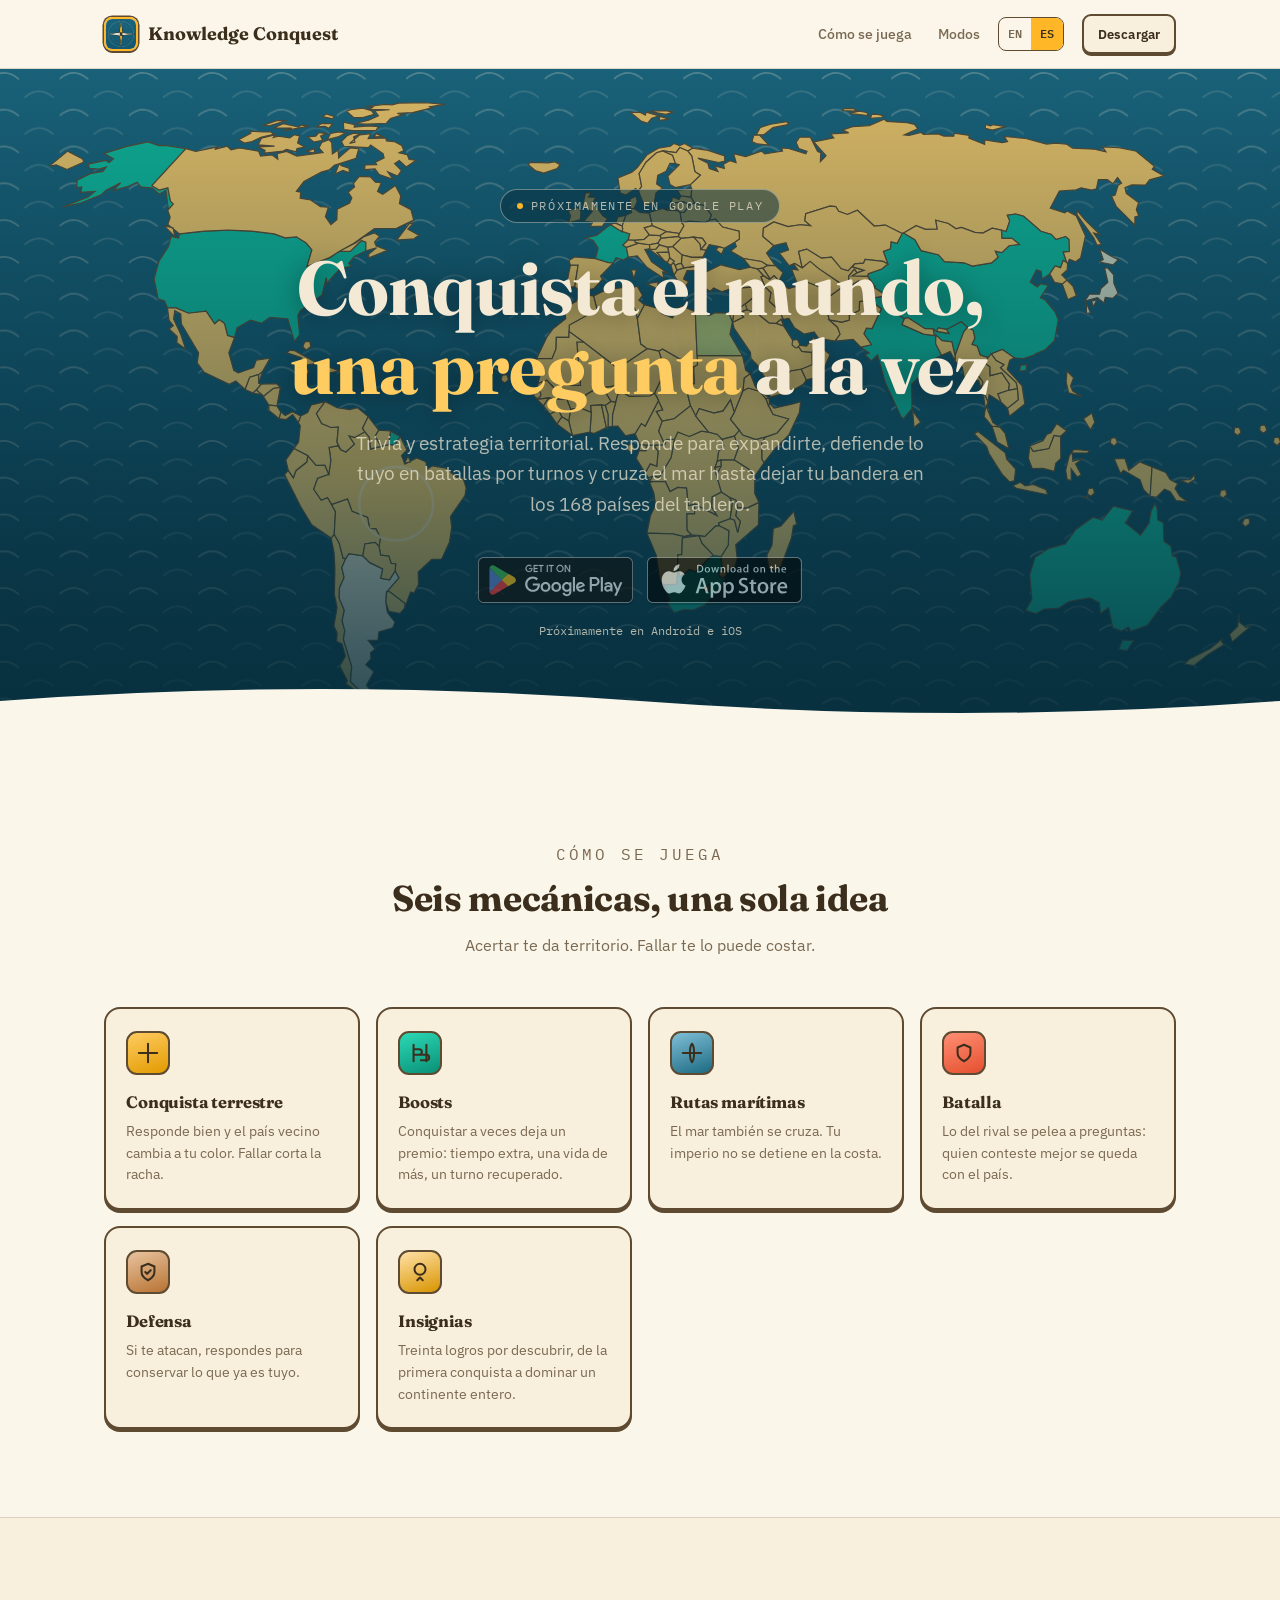
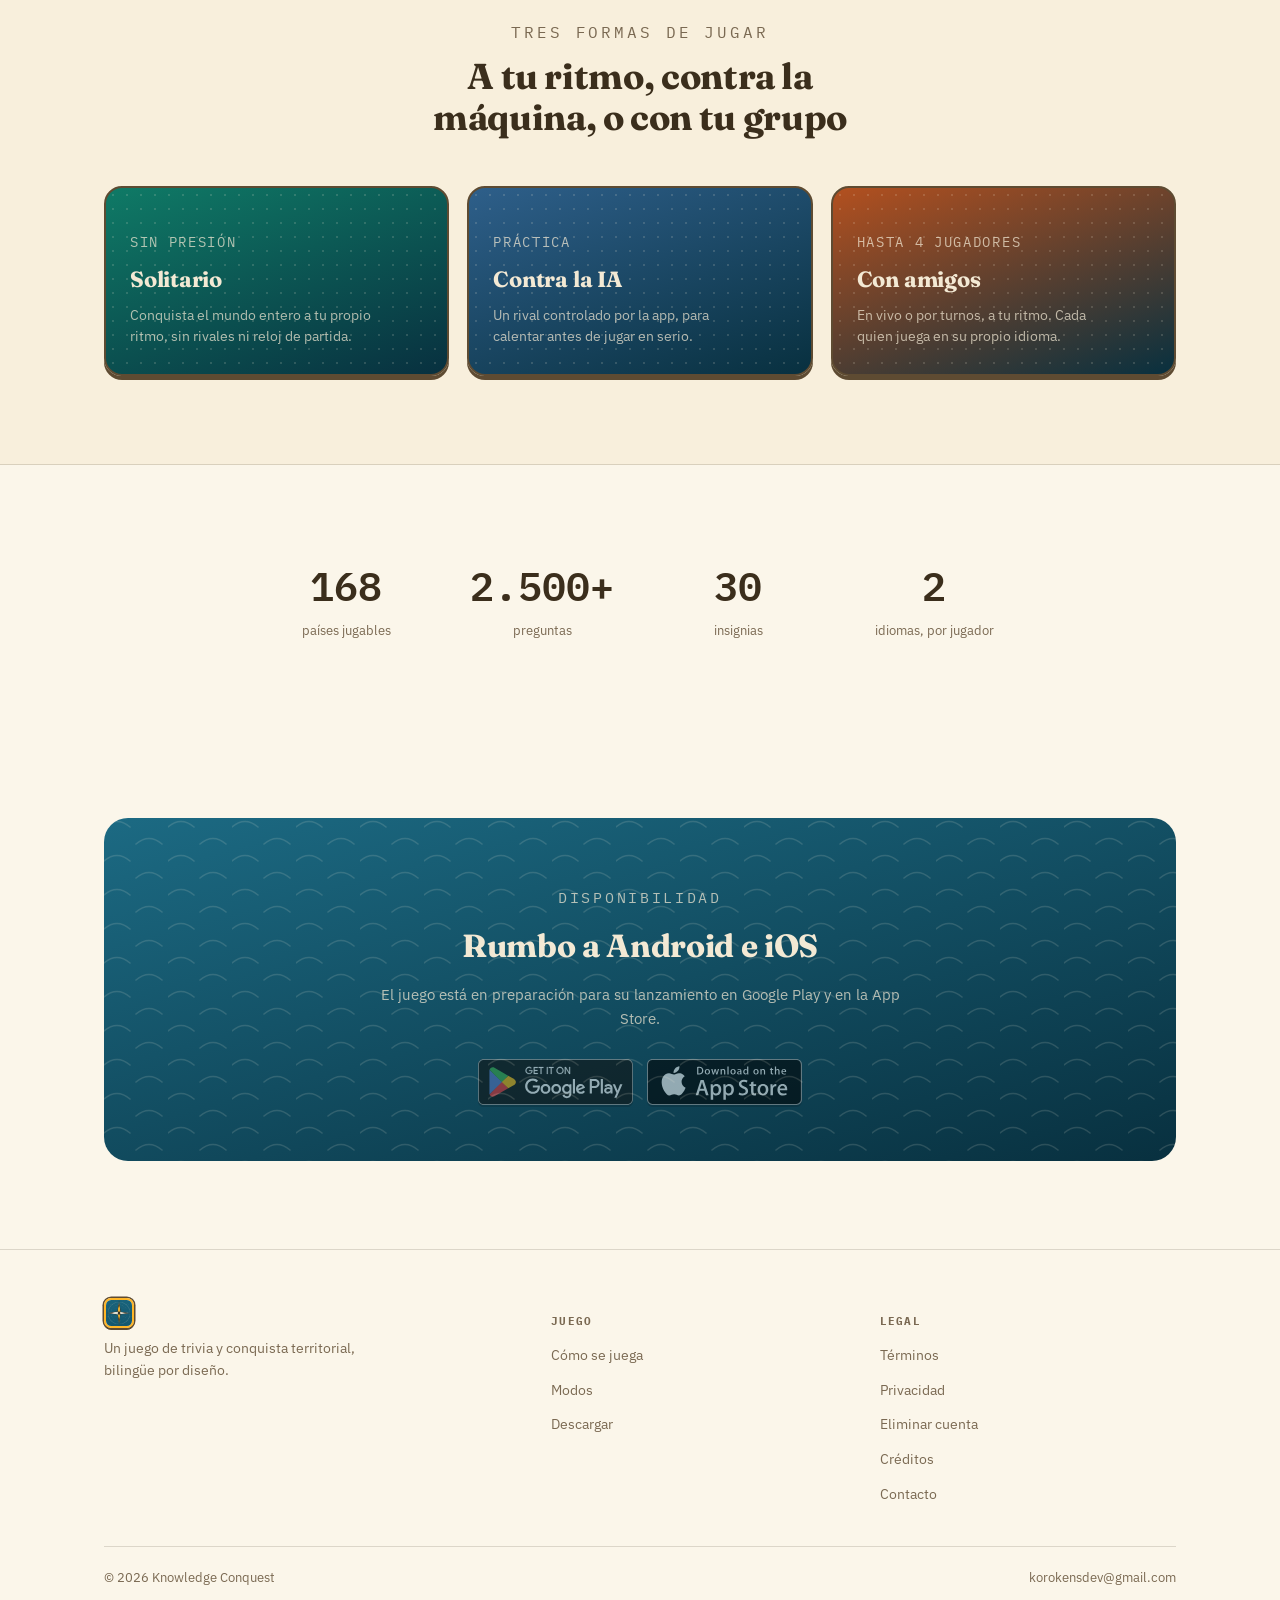
<file: knowledge-conquest/es/index.html>
<!doctype html>
<html lang="es">
<head>
<meta charset="utf-8">
<meta name="viewport" content="width=device-width, initial-scale=1">
<title>Knowledge Conquest — Trivia y conquista territorial</title>
<meta name="description" content="Conquista el mundo, una pregunta a la vez. Trivia y estrategia territorial para Android e iOS.">
<link rel="canonical" href="https://korokensdev.com/knowledge-conquest/es/">
<link rel="alternate" hreflang="es" href="https://korokensdev.com/knowledge-conquest/es/">
<link rel="alternate" hreflang="en" href="https://korokensdev.com/knowledge-conquest/">
<link rel="alternate" hreflang="x-default" href="https://korokensdev.com/knowledge-conquest/">
<link rel="icon" type="image/png" sizes="32x32" href="/knowledge-conquest/assets/favicon-32.png">
<link rel="icon" type="image/png" sizes="16x16" href="/knowledge-conquest/assets/favicon-16.png">
<link rel="apple-touch-icon" href="/knowledge-conquest/assets/apple-touch-icon.png">
<link rel="preconnect" href="https://fonts.googleapis.com">
<link rel="preconnect" href="https://fonts.gstatic.com" crossorigin>
<link href="https://fonts.googleapis.com/css2?family=Fraunces:opsz,wght@9..144,600;9..144,700;9..144,800&family=IBM+Plex+Sans:wght@400;500;600;700&family=IBM+Plex+Mono:wght@500;600&display=swap" rel="stylesheet">
<link rel="stylesheet" href="/knowledge-conquest/styles.css">
</head>
<body>
<nav class="nav">
  <div class="nav-inner">
    <a class="brand" href="/knowledge-conquest/es/">
      <img class="brand-mark" src="/knowledge-conquest/assets/logo.png" alt="">
      Knowledge Conquest
    </a>
    <div class="nav-right">
      <ul class="nav-links">
        <li><a href="/knowledge-conquest/es/#mecanicas">Cómo se juega</a></li>
        <li><a href="/knowledge-conquest/es/#modos">Modos</a></li>
      </ul>
      <div class="lang-switch">
        <a href="/knowledge-conquest/" class="">EN</a>
        <a href="/knowledge-conquest/es/" class="on">ES</a>
      </div>
      <a class="btn btn-ghost btn-sm" href="/knowledge-conquest/es/#descarga">Descargar</a>
    </div>
  </div>
</nav>

<header class="hero" id="top">
  <img class="hero-map" src="/knowledge-conquest/assets/hero-map.svg" alt="">
  <div class="hero-scrim"></div>
  <div class="hero-inner">
    <span class="hero-badge"><span class="dot"></span> Próximamente en Google Play</span>
    <h1>Conquista el mundo,<br><em>una pregunta</em> a la vez</h1>
    <p class="sub">Trivia y estrategia territorial. Responde para expandirte, defiende lo tuyo en batallas por turnos y cruza el mar hasta dejar tu bandera en los 168 países del tablero.</p>
    <div class="ctas">
      <div class="store-badges">
        <a href="#" class="" aria-disabled="true">
          <img src="/knowledge-conquest/assets/google-badge-en.svg" alt="Google Play" height="46">
        </a>
        <a href="#" class="" aria-disabled="true">
          <img src="/knowledge-conquest/assets/apple-badge-en.svg" alt="App Store" height="46">
        </a>
      </div>
    </div>
    <p class="fineprint">Próximamente en Android e iOS</p>
  </div>
  <svg class="hero-wave" width="100%" height="64" viewBox="0 0 1200 64" preserveAspectRatio="none">
    <path d="M0 24 Q300 0 600 24 T1200 24 V64 H0 Z" fill="var(--paper)"/>
  </svg>
</header>

<main>
  <section class="section" id="mecanicas">
    <div class="wrap">
      <div class="section-head">
        <p class="eyebrow">Cómo se juega</p>
        <h2>Seis mecánicas, una sola idea</h2>
        <p>Acertar te da territorio. Fallar te lo puede costar.</p>
      </div>
      <div class="mech-grid">
        <div class="mech">
          <div class="mech-icon" style="background:linear-gradient(160deg,var(--expandable-light),var(--expandable-deep))">
            <svg viewBox="0 0 24 24" fill="none" stroke="#3B2E1C" stroke-width="2.2"><path d="M12 2v20M2 12h20" stroke-linecap="round"/></svg>
          </div>
          <h3>Conquista terrestre</h3>
          <p>Responde bien y el país vecino cambia a tu color. Fallar corta la racha.</p>
        </div>
        <div class="mech">
          <div class="mech-icon" style="background:linear-gradient(160deg,var(--owned-light),var(--owned-deep))">
            <svg viewBox="0 0 24 24" fill="none" stroke="#3B2E1C" stroke-width="2.2"><path d="M5 3v18M19 3v18M5 8h6a3 3 0 0 1 0 6H5m8 0h6a3 3 0 0 1 0 6h-6" stroke-linecap="round" stroke-linejoin="round"/></svg>
          </div>
          <h3>Boosts</h3>
          <p>Conquistar a veces deja un premio: tiempo extra, una vida de más, un turno recuperado.</p>
        </div>
        <div class="mech">
          <div class="mech-icon" style="background:linear-gradient(160deg,#7FBFD6,var(--sea-top))">
            <svg viewBox="0 0 24 24" fill="none" stroke="#3B2E1C" stroke-width="2.2"><path d="M2 12h20M12 2c3 3 3 17 0 20M12 2c-3 3-3 17 0 20" stroke-linecap="round"/></svg>
          </div>
          <h3>Rutas marítimas</h3>
          <p>El mar también se cruza. Tu imperio no se detiene en la costa.</p>
        </div>
        <div class="mech">
          <div class="mech-icon" style="background:linear-gradient(160deg,var(--accent-lite),var(--accent-dark))">
            <svg viewBox="0 0 24 24" fill="none" stroke="#3B2E1C" stroke-width="2.2"><path d="M12 3l7 3v6c0 4-3 7-7 9-4-2-7-5-7-9V6z" stroke-linecap="round" stroke-linejoin="round"/></svg>
          </div>
          <h3>Batalla</h3>
          <p>Lo del rival se pelea a preguntas: quien conteste mejor se queda con el país.</p>
        </div>
        <div class="mech">
          <div class="mech-icon" style="background:linear-gradient(160deg,#E8C39E,#B87333)">
            <svg viewBox="0 0 24 24" fill="none" stroke="#3B2E1C" stroke-width="2.2"><path d="M12 3l7 3v6c0 4-3 7-7 9-4-2-7-5-7-9V6z"/><path d="M9 12l2 2 4-4" stroke-linecap="round" stroke-linejoin="round"/></svg>
          </div>
          <h3>Defensa</h3>
          <p>Si te atacan, respondes para conservar lo que ya es tuyo.</p>
        </div>
        <div class="mech">
          <div class="mech-icon" style="background:linear-gradient(160deg,#FFE1A6,#D89400)">
            <svg viewBox="0 0 24 24" fill="none" stroke="#3B2E1C" stroke-width="2.2"><circle cx="12" cy="9" r="6"/><path d="M9 21l3-3 3 3" stroke-linecap="round" stroke-linejoin="round"/></svg>
          </div>
          <h3>Insignias</h3>
          <p>Treinta logros por descubrir, de la primera conquista a dominar un continente entero.</p>
        </div>
      </div>
    </div>
  </section>

  <section class="section" id="modos" style="background:var(--paper-2);border-top:1px solid var(--line);border-bottom:1px solid var(--line);">
    <div class="wrap">
      <div class="section-head">
        <p class="eyebrow">Tres formas de jugar</p>
        <h2>A tu ritmo, contra la máquina, o con tu grupo</h2>
      </div>
      <div class="modes">
        <div class="mode-card solo">
          <p class="mode-eyebrow">Sin presión</p>
          <h3>Solitario</h3>
          <p>Conquista el mundo entero a tu propio ritmo, sin rivales ni reloj de partida.</p>
        </div>
        <div class="mode-card ai">
          <p class="mode-eyebrow">Práctica</p>
          <h3>Contra la IA</h3>
          <p>Un rival controlado por la app, para calentar antes de jugar en serio.</p>
        </div>
        <div class="mode-card friends">
          <p class="mode-eyebrow">Hasta 4 jugadores</p>
          <h3>Con amigos</h3>
          <p>En vivo o por turnos, a tu ritmo. Cada quien juega en su propio idioma.</p>
        </div>
      </div>
    </div>
  </section>

  <section class="section">
    <div class="wrap">
      <div class="stats">
        <div class="stat"><b>168</b><span>países jugables</span></div>
        <div class="stat"><b>2.500+</b><span>preguntas</span></div>
        <div class="stat"><b>30</b><span>insignias</span></div>
        <div class="stat"><b>2</b><span>idiomas, por jugador</span></div>
        
      </div>
    </div>
  </section>

  <section class="section" id="descarga">
    <div class="wrap">
      <div class="download">
        <div class="download-inner">
          <p class="eyebrow" style="color:var(--on-sea-soft)">Disponibilidad</p>
          <h2>Rumbo a Android e iOS</h2>
          <p>El juego está en preparación para su lanzamiento en Google Play y en la App Store.</p>
          <div class="store-badges">
        <a href="#" class="" aria-disabled="true">
          <img src="/knowledge-conquest/assets/google-badge-en.svg" alt="Google Play" height="46">
        </a>
        <a href="#" class="" aria-disabled="true">
          <img src="/knowledge-conquest/assets/apple-badge-en.svg" alt="App Store" height="46">
        </a>
      </div>
        </div>
      </div>
    </div>
  </section>
</main>

<footer>
  <div class="wrap">
    <div class="foot-grid">
      <div class="foot-col">
        <a class="brand" href="/knowledge-conquest/es/" style="margin-bottom:10px;display:inline-flex;">
          <img class="brand-mark" style="width:30px;height:30px;" src="/knowledge-conquest/assets/logo.png" alt="Knowledge Conquest">
        </a>
        <p style="font-size:13.5px;color:var(--ink-soft);max-width:32ch;">Un juego de trivia y conquista territorial, bilingüe por diseño.</p>
      </div>
      <div class="foot-col">
        <h4>Juego</h4>
        <ul>
          <li><a href="/knowledge-conquest/es/#mecanicas">Cómo se juega</a></li>
          <li><a href="/knowledge-conquest/es/#modos">Modos</a></li>
          <li><a href="/knowledge-conquest/es/#descarga">Descargar</a></li>
        </ul>
      </div>
      <div class="foot-col">
        <h4>Legal</h4>
        <ul>
          <li><a href="/knowledge-conquest/es/terminos/">Términos</a></li>
          <li><a href="/knowledge-conquest/es/privacidad/">Privacidad</a></li>
          <li><a href="/knowledge-conquest/es/eliminar-cuenta/">Eliminar cuenta</a></li>
          <li><a href="/knowledge-conquest/es/creditos/">Créditos</a></li>
          <li><a href="mailto:korokensdev@gmail.com">Contacto</a></li>
        </ul>
      </div>
    </div>
    <div class="foot-bottom">
      <span>&copy; 2026 Knowledge Conquest</span>
      <span>korokensdev@gmail.com</span>
    </div>
  </div>
</footer>

</body>
</html>
</file>
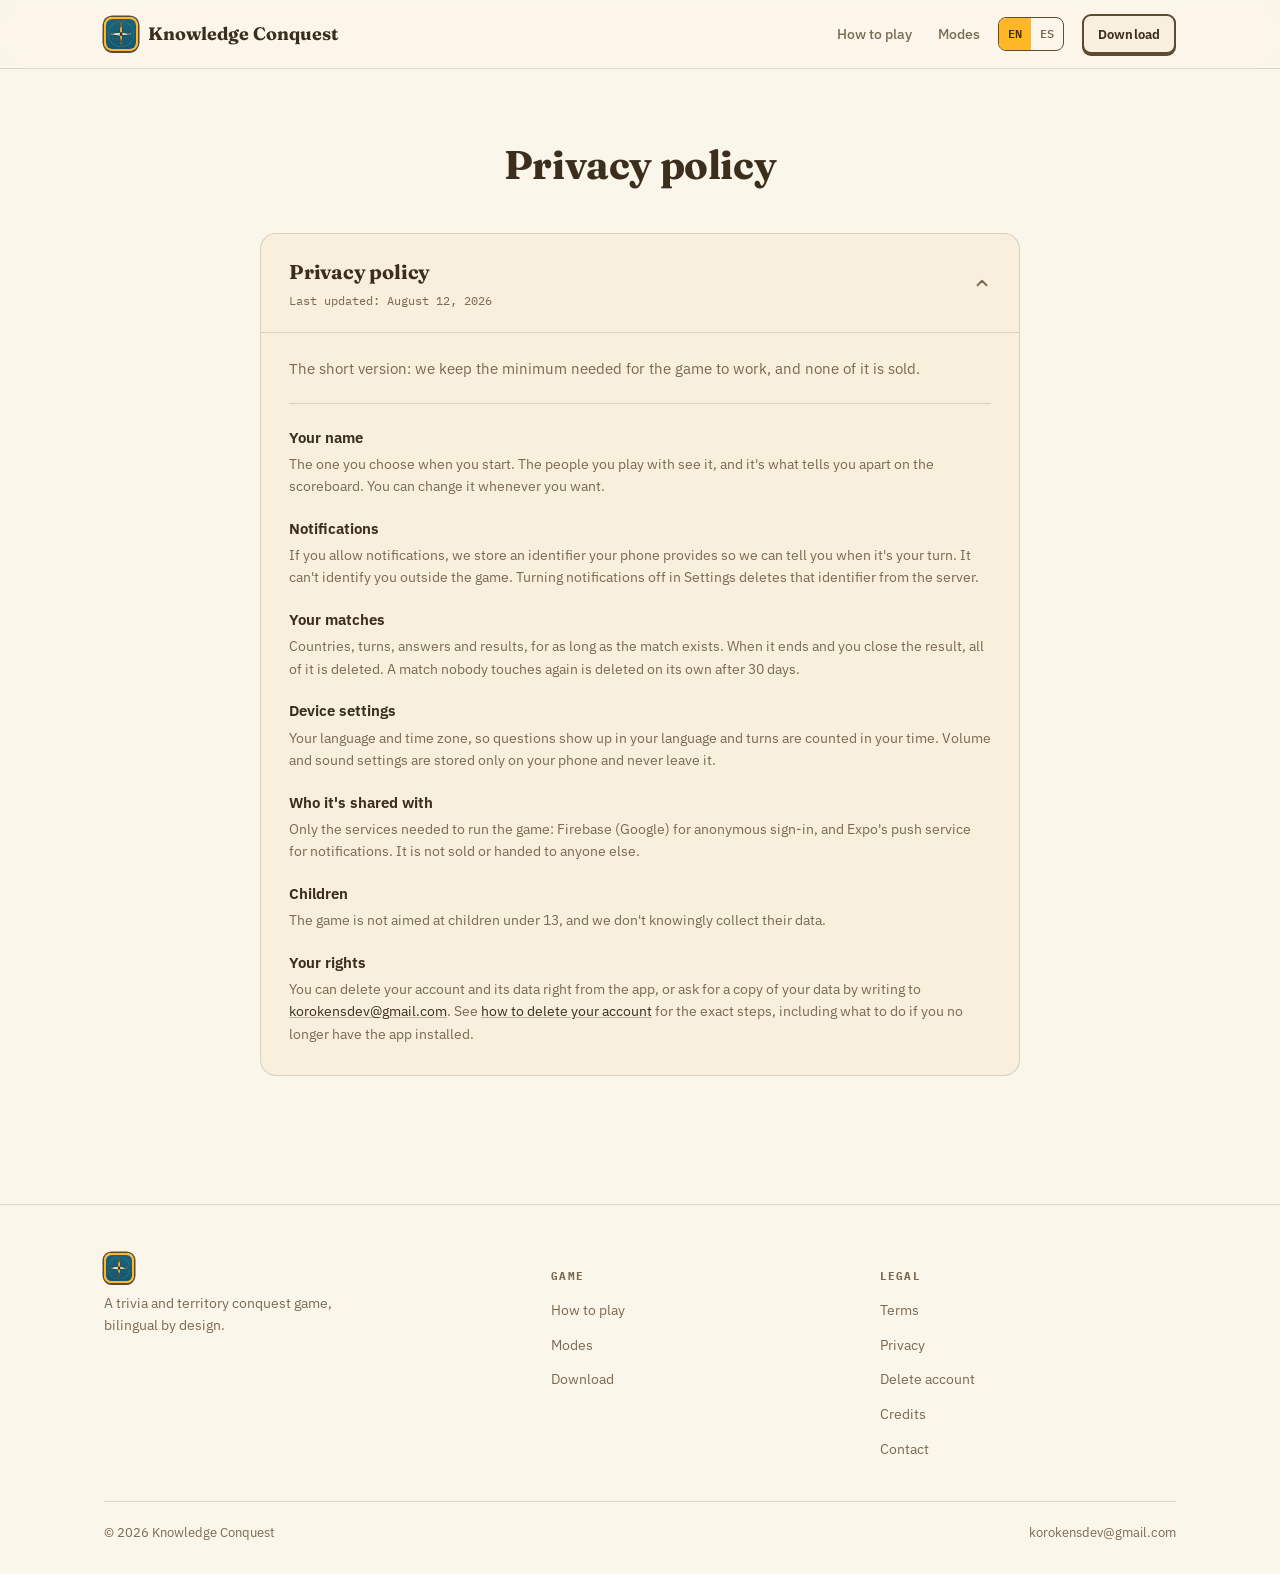
<file: knowledge-conquest/privacy/index.html>
<!doctype html>
<html lang="en">
<head>
<meta charset="utf-8">
<meta name="viewport" content="width=device-width, initial-scale=1">
<title>Privacy policy — Knowledge Conquest</title>
<meta name="description" content="Conquer the world, one question at a time. Trivia and territory strategy for Android and iOS.">
<link rel="canonical" href="https://korokensdev.com/knowledge-conquest/privacy/">
<link rel="alternate" hreflang="en" href="https://korokensdev.com/knowledge-conquest/privacy/">
<link rel="alternate" hreflang="es" href="https://korokensdev.com/knowledge-conquest/es/privacidad/">
<link rel="alternate" hreflang="x-default" href="https://korokensdev.com/knowledge-conquest/privacy/">
<link rel="icon" type="image/png" sizes="32x32" href="/knowledge-conquest/assets/favicon-32.png">
<link rel="icon" type="image/png" sizes="16x16" href="/knowledge-conquest/assets/favicon-16.png">
<link rel="apple-touch-icon" href="/knowledge-conquest/assets/apple-touch-icon.png">
<link rel="preconnect" href="https://fonts.googleapis.com">
<link rel="preconnect" href="https://fonts.gstatic.com" crossorigin>
<link href="https://fonts.googleapis.com/css2?family=Fraunces:opsz,wght@9..144,600;9..144,700;9..144,800&family=IBM+Plex+Sans:wght@400;500;600;700&family=IBM+Plex+Mono:wght@500;600&display=swap" rel="stylesheet">
<link rel="stylesheet" href="/knowledge-conquest/styles.css">
</head>
<body>
<nav class="nav">
  <div class="nav-inner">
    <a class="brand" href="/knowledge-conquest/">
      <img class="brand-mark" src="/knowledge-conquest/assets/logo.png" alt="">
      Knowledge Conquest
    </a>
    <div class="nav-right">
      <ul class="nav-links">
        <li><a href="/knowledge-conquest/#mecanicas">How to play</a></li>
        <li><a href="/knowledge-conquest/#modos">Modes</a></li>
      </ul>
      <div class="lang-switch">
        <a href="/knowledge-conquest/" class="on">EN</a>
        <a href="/knowledge-conquest/es/privacidad/" class="">ES</a>
      </div>
      <a class="btn btn-ghost btn-sm" href="/knowledge-conquest/#descarga">Download</a>
    </div>
  </div>
</nav>

<section class="legal-hero">
  <div class="wrap">
    <h1>Privacy policy</h1>
  </div>
</section>

<main>
  <section class="section" style="padding-top:0;">
    <div class="wrap">
      <details class="legal-page" open>
        <summary>
          <div><h3>Privacy policy</h3><p class="legal-updated">Last updated: August 12, 2026</p></div>
          <svg class="chevron" width="18" height="18" viewBox="0 0 24 24" fill="none" stroke="currentColor" stroke-width="2.4"><path d="M6 9l6 6 6-6" stroke-linecap="round" stroke-linejoin="round"/></svg>
        </summary>
        <div class="legal-body">
          <p class="legal-intro">The short version: we keep the minimum needed for the game to work, and none of it is sold.</p>
          <div class="legal-sec">
            <h4>Your name</h4>
            <p>The one you choose when you start. The people you play with see it, and it's what tells you apart on the scoreboard. You can change it whenever you want.</p>
          </div>
          <div class="legal-sec">
            <h4>Notifications</h4>
            <p>If you allow notifications, we store an identifier your phone provides so we can tell you when it's your turn. It can't identify you outside the game. Turning notifications off in Settings deletes that identifier from the server.</p>
          </div>
          <div class="legal-sec">
            <h4>Your matches</h4>
            <p>Countries, turns, answers and results, for as long as the match exists. When it ends and you close the result, all of it is deleted. A match nobody touches again is deleted on its own after 30 days.</p>
          </div>
          <div class="legal-sec">
            <h4>Device settings</h4>
            <p>Your language and time zone, so questions show up in your language and turns are counted in your time. Volume and sound settings are stored only on your phone and never leave it.</p>
          </div>
          <div class="legal-sec">
            <h4>Who it's shared with</h4>
            <p>Only the services needed to run the game: Firebase (Google) for anonymous sign-in, and Expo's push service for notifications. It is not sold or handed to anyone else.</p>
          </div>
          <div class="legal-sec">
            <h4>Children</h4>
            <p>The game is not aimed at children under 13, and we don't knowingly collect their data.</p>
          </div>
          <div class="legal-sec">
            <h4>Your rights</h4>
            <p>You can delete your account and its data right from the app, or ask for a copy of your data by writing to <a href="mailto:korokensdev@gmail.com">korokensdev@gmail.com</a>. See <a href="/knowledge-conquest/delete-account/">how to delete your account</a> for the exact steps, including what to do if you no longer have the app installed.</p>
          </div>
        </div>
      </details>
    </div>
  </section>
</main>

<footer>
  <div class="wrap">
    <div class="foot-grid">
      <div class="foot-col">
        <a class="brand" href="/knowledge-conquest/" style="margin-bottom:10px;display:inline-flex;">
          <img class="brand-mark" style="width:30px;height:30px;" src="/knowledge-conquest/assets/logo.png" alt="Knowledge Conquest">
        </a>
        <p style="font-size:13.5px;color:var(--ink-soft);max-width:32ch;">A trivia and territory conquest game, bilingual by design.</p>
      </div>
      <div class="foot-col">
        <h4>Game</h4>
        <ul>
          <li><a href="/knowledge-conquest/#mecanicas">How to play</a></li>
          <li><a href="/knowledge-conquest/#modos">Modes</a></li>
          <li><a href="/knowledge-conquest/#descarga">Download</a></li>
        </ul>
      </div>
      <div class="foot-col">
        <h4>Legal</h4>
        <ul>
          <li><a href="/knowledge-conquest/terms/">Terms</a></li>
          <li><a href="/knowledge-conquest/privacy/">Privacy</a></li>
          <li><a href="/knowledge-conquest/delete-account/">Delete account</a></li>
          <li><a href="/knowledge-conquest/credits/">Credits</a></li>
          <li><a href="mailto:korokensdev@gmail.com">Contact</a></li>
        </ul>
      </div>
    </div>
    <div class="foot-bottom">
      <span>&copy; 2026 Knowledge Conquest</span>
      <span>korokensdev@gmail.com</span>
    </div>
  </div>
</footer>

</body>
</html>
</file>
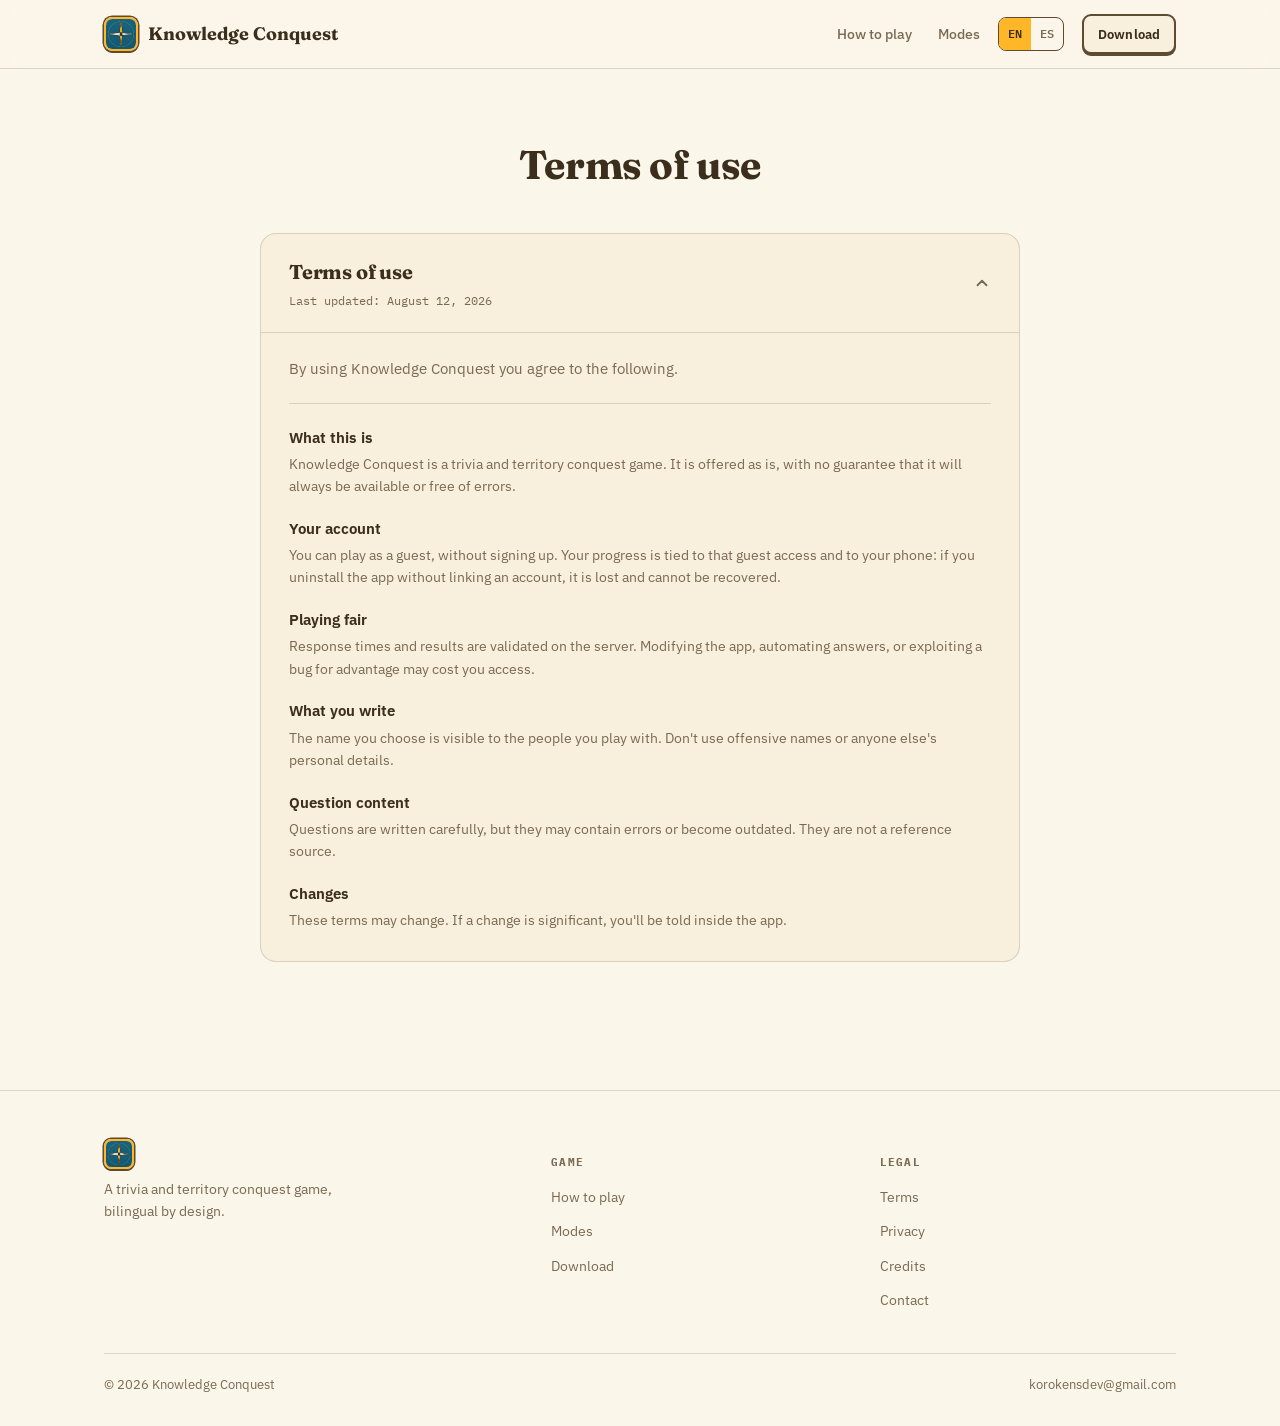
<file: knowledge-conquest/terms/index.html>
<!doctype html>
<html lang="en">
<head>
<meta charset="utf-8">
<meta name="viewport" content="width=device-width, initial-scale=1">
<title>Terms of use — Knowledge Conquest</title>
<meta name="description" content="Conquer the world, one question at a time. Trivia and territory strategy for Android and iOS.">
<link rel="canonical" href="https://korokensdev.com/knowledge-conquest/terms/">
<link rel="alternate" hreflang="en" href="https://korokensdev.com/knowledge-conquest/terms/">
<link rel="alternate" hreflang="es" href="https://korokensdev.com/knowledge-conquest/es/terminos/">
<link rel="alternate" hreflang="x-default" href="https://korokensdev.com/knowledge-conquest/terms/">
<link rel="icon" type="image/png" sizes="32x32" href="/knowledge-conquest/assets/favicon-32.png">
<link rel="icon" type="image/png" sizes="16x16" href="/knowledge-conquest/assets/favicon-16.png">
<link rel="apple-touch-icon" href="/knowledge-conquest/assets/apple-touch-icon.png">
<link rel="preconnect" href="https://fonts.googleapis.com">
<link rel="preconnect" href="https://fonts.gstatic.com" crossorigin>
<link href="https://fonts.googleapis.com/css2?family=Fraunces:opsz,wght@9..144,600;9..144,700;9..144,800&family=IBM+Plex+Sans:wght@400;500;600;700&family=IBM+Plex+Mono:wght@500;600&display=swap" rel="stylesheet">
<link rel="stylesheet" href="/knowledge-conquest/styles.css">
</head>
<body>
<nav class="nav">
  <div class="nav-inner">
    <a class="brand" href="/knowledge-conquest/">
      <img class="brand-mark" src="/knowledge-conquest/assets/logo.png" alt="">
      Knowledge Conquest
    </a>
    <div class="nav-right">
      <ul class="nav-links">
        <li><a href="/knowledge-conquest/#mecanicas">How to play</a></li>
        <li><a href="/knowledge-conquest/#modos">Modes</a></li>
      </ul>
      <div class="lang-switch">
        <a href="/knowledge-conquest/" class="on">EN</a>
        <a href="/knowledge-conquest/es/terminos/" class="">ES</a>
      </div>
      <a class="btn btn-ghost btn-sm" href="/knowledge-conquest/#descarga">Download</a>
    </div>
  </div>
</nav>

<section class="legal-hero">
  <div class="wrap">
    <h1>Terms of use</h1>
  </div>
</section>

<main>
  <section class="section" style="padding-top:0;">
    <div class="wrap">
      <details class="legal-page" open>
        <summary>
          <div><h3>Terms of use</h3><p class="legal-updated">Last updated: August 12, 2026</p></div>
          <svg class="chevron" width="18" height="18" viewBox="0 0 24 24" fill="none" stroke="currentColor" stroke-width="2.4"><path d="M6 9l6 6 6-6" stroke-linecap="round" stroke-linejoin="round"/></svg>
        </summary>
        <div class="legal-body">
          <p class="legal-intro">By using Knowledge Conquest you agree to the following.</p>
          <div class="legal-sec">
            <h4>What this is</h4>
            <p>Knowledge Conquest is a trivia and territory conquest game. It is offered as is, with no guarantee that it will always be available or free of errors.</p>
          </div>
          <div class="legal-sec">
            <h4>Your account</h4>
            <p>You can play as a guest, without signing up. Your progress is tied to that guest access and to your phone: if you uninstall the app without linking an account, it is lost and cannot be recovered.</p>
          </div>
          <div class="legal-sec">
            <h4>Playing fair</h4>
            <p>Response times and results are validated on the server. Modifying the app, automating answers, or exploiting a bug for advantage may cost you access.</p>
          </div>
          <div class="legal-sec">
            <h4>What you write</h4>
            <p>The name you choose is visible to the people you play with. Don't use offensive names or anyone else's personal details.</p>
          </div>
          <div class="legal-sec">
            <h4>Question content</h4>
            <p>Questions are written carefully, but they may contain errors or become outdated. They are not a reference source.</p>
          </div>
          <div class="legal-sec">
            <h4>Changes</h4>
            <p>These terms may change. If a change is significant, you'll be told inside the app.</p>
          </div>
        </div>
      </details>
    </div>
  </section>
</main>

<footer>
  <div class="wrap">
    <div class="foot-grid">
      <div class="foot-col">
        <a class="brand" href="/knowledge-conquest/" style="margin-bottom:10px;display:inline-flex;">
          <img class="brand-mark" style="width:30px;height:30px;" src="/knowledge-conquest/assets/logo.png" alt="Knowledge Conquest">
        </a>
        <p style="font-size:13.5px;color:var(--ink-soft);max-width:32ch;">A trivia and territory conquest game, bilingual by design.</p>
      </div>
      <div class="foot-col">
        <h4>Game</h4>
        <ul>
          <li><a href="/knowledge-conquest/#mecanicas">How to play</a></li>
          <li><a href="/knowledge-conquest/#modos">Modes</a></li>
          <li><a href="/knowledge-conquest/#descarga">Download</a></li>
        </ul>
      </div>
      <div class="foot-col">
        <h4>Legal</h4>
        <ul>
          <li><a href="/knowledge-conquest/terms/">Terms</a></li>
          <li><a href="/knowledge-conquest/privacy/">Privacy</a></li>
          <li><a href="/knowledge-conquest/credits/">Credits</a></li>
          <li><a href="mailto:korokensdev@gmail.com">Contact</a></li>
        </ul>
      </div>
    </div>
    <div class="foot-bottom">
      <span>&copy; 2026 Knowledge Conquest</span>
      <span>korokensdev@gmail.com</span>
    </div>
  </div>
</footer>

</body>
</html>
</file>
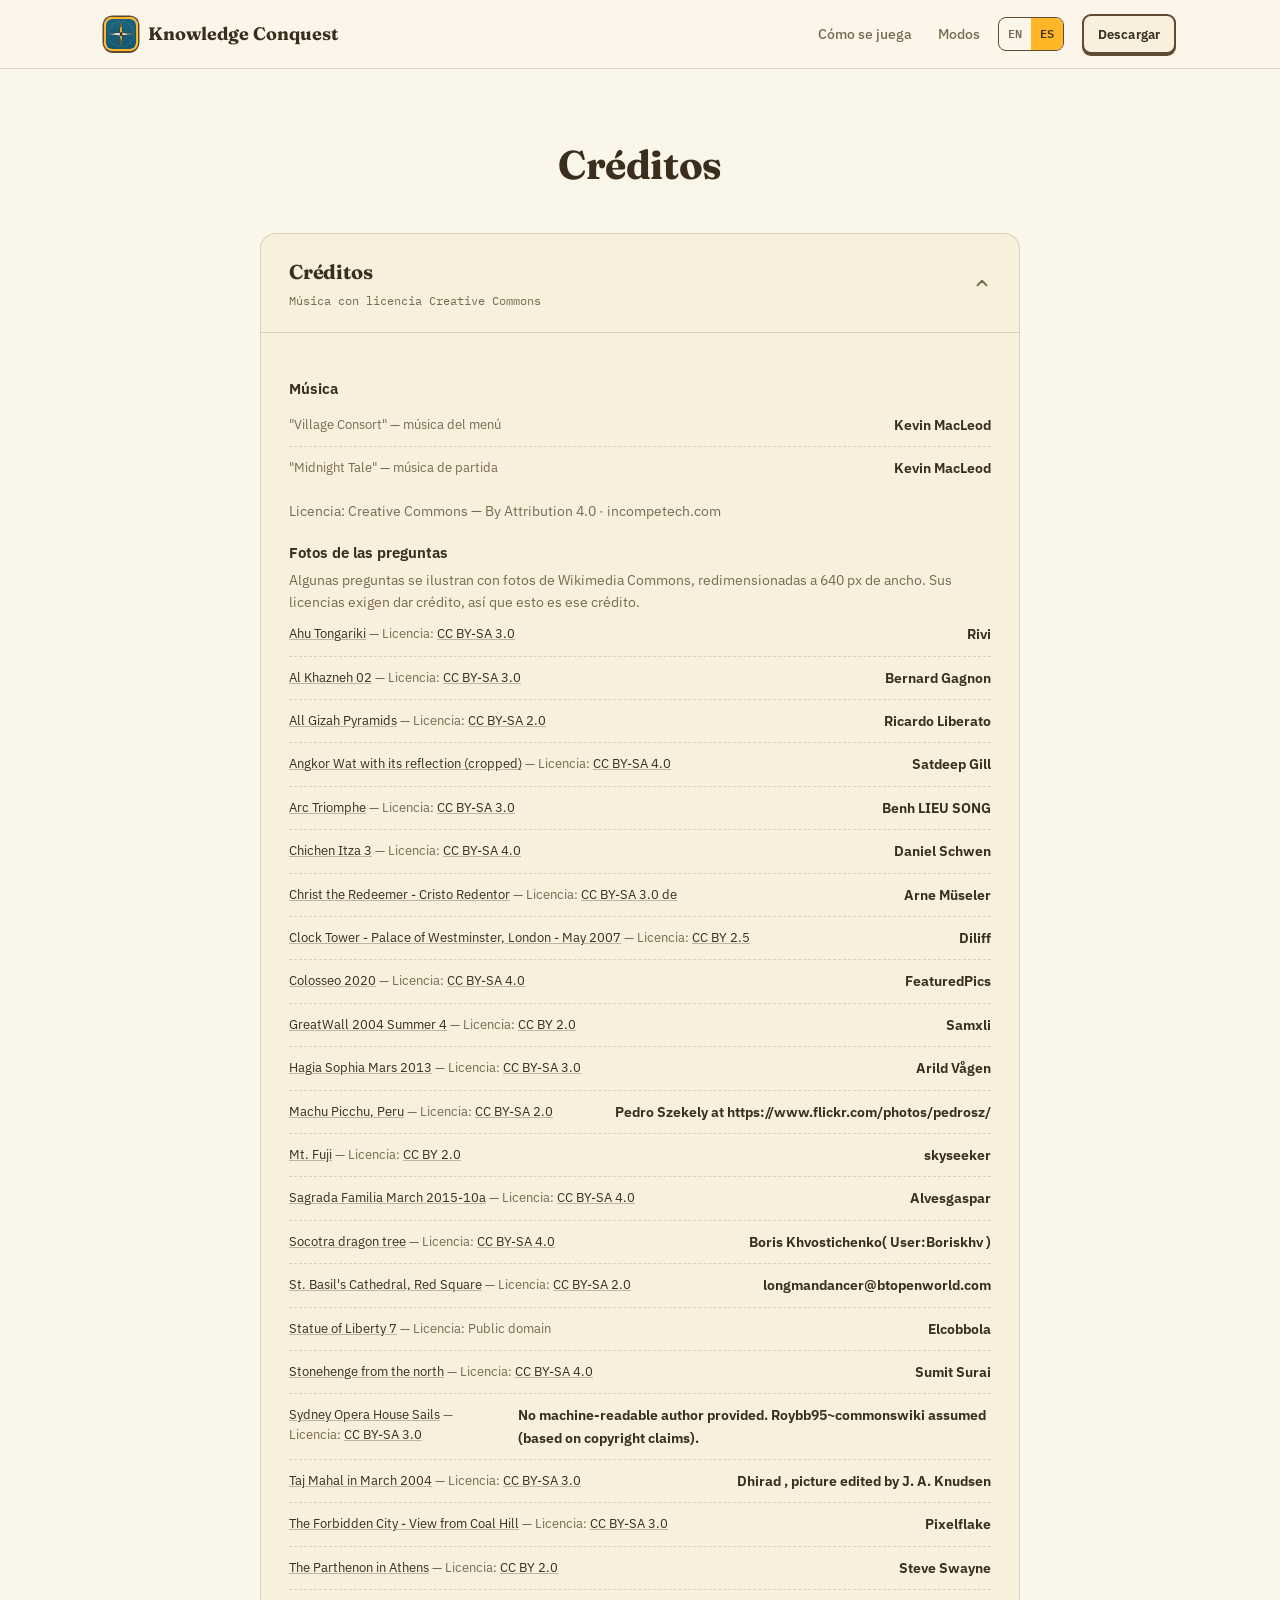
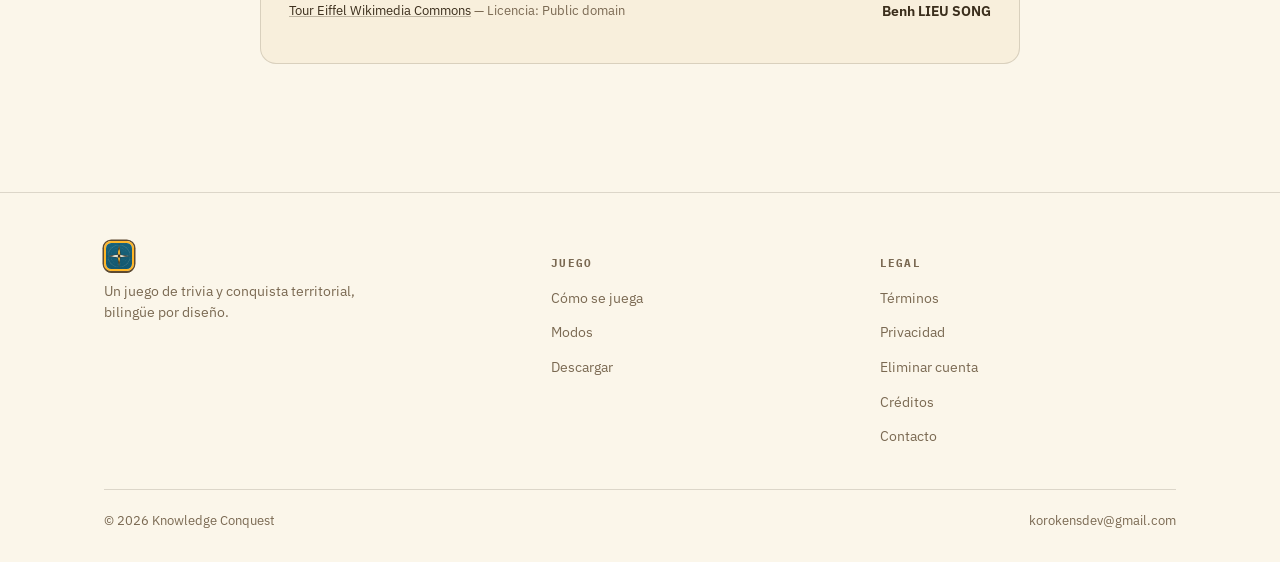
<file: knowledge-conquest/es/creditos/index.html>
<!doctype html>
<html lang="es">
<head>
<meta charset="utf-8">
<meta name="viewport" content="width=device-width, initial-scale=1">
<title>Créditos — Knowledge Conquest</title>
<meta name="description" content="Conquista el mundo, una pregunta a la vez. Trivia y estrategia territorial para Android e iOS.">
<link rel="canonical" href="https://korokensdev.com/knowledge-conquest/es/creditos/">
<link rel="alternate" hreflang="es" href="https://korokensdev.com/knowledge-conquest/es/creditos/">
<link rel="alternate" hreflang="en" href="https://korokensdev.com/knowledge-conquest/credits/">
<link rel="alternate" hreflang="x-default" href="https://korokensdev.com/knowledge-conquest/credits/">
<link rel="icon" type="image/png" sizes="32x32" href="/knowledge-conquest/assets/favicon-32.png">
<link rel="icon" type="image/png" sizes="16x16" href="/knowledge-conquest/assets/favicon-16.png">
<link rel="apple-touch-icon" href="/knowledge-conquest/assets/apple-touch-icon.png">
<link rel="preconnect" href="https://fonts.googleapis.com">
<link rel="preconnect" href="https://fonts.gstatic.com" crossorigin>
<link href="https://fonts.googleapis.com/css2?family=Fraunces:opsz,wght@9..144,600;9..144,700;9..144,800&family=IBM+Plex+Sans:wght@400;500;600;700&family=IBM+Plex+Mono:wght@500;600&display=swap" rel="stylesheet">
<link rel="stylesheet" href="/knowledge-conquest/styles.css">
</head>
<body>
<nav class="nav">
  <div class="nav-inner">
    <a class="brand" href="/knowledge-conquest/es/">
      <img class="brand-mark" src="/knowledge-conquest/assets/logo.png" alt="">
      Knowledge Conquest
    </a>
    <div class="nav-right">
      <ul class="nav-links">
        <li><a href="/knowledge-conquest/es/#mecanicas">Cómo se juega</a></li>
        <li><a href="/knowledge-conquest/es/#modos">Modos</a></li>
      </ul>
      <div class="lang-switch">
        <a href="/knowledge-conquest/credits/" class="">EN</a>
        <a href="/knowledge-conquest/es/" class="on">ES</a>
      </div>
      <a class="btn btn-ghost btn-sm" href="/knowledge-conquest/es/#descarga">Descargar</a>
    </div>
  </div>
</nav>

<section class="legal-hero">
  <div class="wrap">
    <h1>Créditos</h1>
  </div>
</section>

<main>
  <section class="section" style="padding-top:0;">
    <div class="wrap">
      <details class="legal-page" open>
        <summary>
          <div><h3>Créditos</h3><p class="legal-updated">Música con licencia Creative Commons</p></div>
          <svg class="chevron" width="18" height="18" viewBox="0 0 24 24" fill="none" stroke="currentColor" stroke-width="2.4"><path d="M6 9l6 6 6-6" stroke-linecap="round" stroke-linejoin="round"/></svg>
        </summary>
        <div class="legal-body">
          
          <div class="legal-sec">
            <h4>Música</h4>
            <div class="music-credit"><span>"Village Consort" — música del menú</span><b>Kevin MacLeod</b></div>
            <div class="music-credit"><span>"Midnight Tale" — música de partida</span><b>Kevin MacLeod</b></div>
            <p style="margin-top:10px"><span>Licencia: Creative Commons — By Attribution 4.0 · incompetech.com</span></p>
          </div>

          <!-- media-credits:start -->
          <div class="legal-sec">
            <h4>Fotos de las preguntas</h4>
            <p>Algunas preguntas se ilustran con fotos de Wikimedia Commons, redimensionadas a 640 px de ancho. Sus licencias exigen dar crédito, así que esto es ese crédito.</p>
            <div class="music-credit"><span><a href="https://commons.wikimedia.org/wiki/File:Ahu_Tongariki.jpg" rel="noopener nofollow">Ahu Tongariki</a> — Licencia: <a href="http://creativecommons.org/licenses/by-sa/3.0/" rel="noopener nofollow">CC BY-SA 3.0</a></span><b>Rivi</b></div>
            <div class="music-credit"><span><a href="https://commons.wikimedia.org/wiki/File:Al_Khazneh_02.jpg" rel="noopener nofollow">Al Khazneh 02</a> — Licencia: <a href="https://creativecommons.org/licenses/by-sa/3.0" rel="noopener nofollow">CC BY-SA 3.0</a></span><b>Bernard Gagnon</b></div>
            <div class="music-credit"><span><a href="https://commons.wikimedia.org/wiki/File:All_Gizah_Pyramids.jpg" rel="noopener nofollow">All Gizah Pyramids</a> — Licencia: <a href="https://creativecommons.org/licenses/by-sa/2.0" rel="noopener nofollow">CC BY-SA 2.0</a></span><b>Ricardo Liberato</b></div>
            <div class="music-credit"><span><a href="https://commons.wikimedia.org/wiki/File:Angkor_Wat_with_its_reflection_(cropped).jpg" rel="noopener nofollow">Angkor Wat with its reflection (cropped)</a> — Licencia: <a href="https://creativecommons.org/licenses/by-sa/4.0" rel="noopener nofollow">CC BY-SA 4.0</a></span><b>Satdeep Gill</b></div>
            <div class="music-credit"><span><a href="https://commons.wikimedia.org/wiki/File:Arc_Triomphe.jpg" rel="noopener nofollow">Arc Triomphe</a> — Licencia: <a href="https://creativecommons.org/licenses/by-sa/3.0" rel="noopener nofollow">CC BY-SA 3.0</a></span><b>Benh LIEU SONG</b></div>
            <div class="music-credit"><span><a href="https://commons.wikimedia.org/wiki/File:Chichen_Itza_3.jpg" rel="noopener nofollow">Chichen Itza 3</a> — Licencia: <a href="https://creativecommons.org/licenses/by-sa/4.0" rel="noopener nofollow">CC BY-SA 4.0</a></span><b>Daniel Schwen</b></div>
            <div class="music-credit"><span><a href="https://commons.wikimedia.org/wiki/File:Christ_the_Redeemer_-_Cristo_Redentor.jpg" rel="noopener nofollow">Christ the Redeemer - Cristo Redentor</a> — Licencia: <a href="https://creativecommons.org/licenses/by-sa/3.0/de/deed.en" rel="noopener nofollow">CC BY-SA 3.0 de</a></span><b>Arne Müseler</b></div>
            <div class="music-credit"><span><a href="https://commons.wikimedia.org/wiki/File:Clock_Tower_-_Palace_of_Westminster%2C_London_-_May_2007.jpg" rel="noopener nofollow">Clock Tower - Palace of Westminster, London - May 2007</a> — Licencia: <a href="https://creativecommons.org/licenses/by/2.5" rel="noopener nofollow">CC BY 2.5</a></span><b>Diliff</b></div>
            <div class="music-credit"><span><a href="https://commons.wikimedia.org/wiki/File:Colosseo_2020.jpg" rel="noopener nofollow">Colosseo 2020</a> — Licencia: <a href="https://creativecommons.org/licenses/by-sa/4.0" rel="noopener nofollow">CC BY-SA 4.0</a></span><b>FeaturedPics</b></div>
            <div class="music-credit"><span><a href="https://commons.wikimedia.org/wiki/File:GreatWall_2004_Summer_4.jpg" rel="noopener nofollow">GreatWall 2004 Summer 4</a> — Licencia: <a href="https://creativecommons.org/licenses/by/2.0" rel="noopener nofollow">CC BY 2.0</a></span><b>Samxli</b></div>
            <div class="music-credit"><span><a href="https://commons.wikimedia.org/wiki/File:Hagia_Sophia_Mars_2013.jpg" rel="noopener nofollow">Hagia Sophia Mars 2013</a> — Licencia: <a href="https://creativecommons.org/licenses/by-sa/3.0" rel="noopener nofollow">CC BY-SA 3.0</a></span><b>Arild Vågen</b></div>
            <div class="music-credit"><span><a href="https://commons.wikimedia.org/wiki/File:Machu_Picchu%2C_Peru.jpg" rel="noopener nofollow">Machu Picchu, Peru</a> — Licencia: <a href="https://creativecommons.org/licenses/by-sa/2.0" rel="noopener nofollow">CC BY-SA 2.0</a></span><b>Pedro Szekely at https://www.flickr.com/photos/pedrosz/</b></div>
            <div class="music-credit"><span><a href="https://commons.wikimedia.org/wiki/File:Mt._Fuji.jpg" rel="noopener nofollow">Mt. Fuji</a> — Licencia: <a href="https://creativecommons.org/licenses/by/2.0" rel="noopener nofollow">CC BY 2.0</a></span><b>skyseeker</b></div>
            <div class="music-credit"><span><a href="https://commons.wikimedia.org/wiki/File:Sagrada_Familia_March_2015-10a.jpg" rel="noopener nofollow">Sagrada Familia March 2015-10a</a> — Licencia: <a href="https://creativecommons.org/licenses/by-sa/4.0" rel="noopener nofollow">CC BY-SA 4.0</a></span><b>Alvesgaspar</b></div>
            <div class="music-credit"><span><a href="https://commons.wikimedia.org/wiki/File:Socotra_dragon_tree.JPG" rel="noopener nofollow">Socotra dragon tree</a> — Licencia: <a href="https://creativecommons.org/licenses/by-sa/4.0" rel="noopener nofollow">CC BY-SA 4.0</a></span><b>Boris Khvostichenko( User:Boriskhv )</b></div>
            <div class="music-credit"><span><a href="https://commons.wikimedia.org/wiki/File:St._Basil's_Cathedral%2C_Red_Square.jpg" rel="noopener nofollow">St. Basil's Cathedral, Red Square</a> — Licencia: <a href="https://creativecommons.org/licenses/by-sa/2.0" rel="noopener nofollow">CC BY-SA 2.0</a></span><b>longmandancer@btopenworld.com</b></div>
            <div class="music-credit"><span><a href="https://commons.wikimedia.org/wiki/File:Statue_of_Liberty_7.jpg" rel="noopener nofollow">Statue of Liberty 7</a> — Licencia: Public domain</span><b>Elcobbola</b></div>
            <div class="music-credit"><span><a href="https://commons.wikimedia.org/wiki/File:Stonehenge_from_the_north.jpg" rel="noopener nofollow">Stonehenge from the north</a> — Licencia: <a href="https://creativecommons.org/licenses/by-sa/4.0" rel="noopener nofollow">CC BY-SA 4.0</a></span><b>Sumit Surai</b></div>
            <div class="music-credit"><span><a href="https://commons.wikimedia.org/wiki/File:Sydney_Opera_House_Sails.jpg" rel="noopener nofollow">Sydney Opera House Sails</a> — Licencia: <a href="http://creativecommons.org/licenses/by-sa/3.0/" rel="noopener nofollow">CC BY-SA 3.0</a></span><b>No machine-readable author provided. Roybb95~commonswiki assumed (based on copyright claims).</b></div>
            <div class="music-credit"><span><a href="https://commons.wikimedia.org/wiki/File:Taj_Mahal_in_March_2004.jpg" rel="noopener nofollow">Taj Mahal in March 2004</a> — Licencia: <a href="http://creativecommons.org/licenses/by-sa/3.0/" rel="noopener nofollow">CC BY-SA 3.0</a></span><b>Dhirad , picture edited by J. A. Knudsen</b></div>
            <div class="music-credit"><span><a href="https://commons.wikimedia.org/wiki/File:The_Forbidden_City_-_View_from_Coal_Hill.jpg" rel="noopener nofollow">The Forbidden City - View from Coal Hill</a> — Licencia: <a href="https://creativecommons.org/licenses/by-sa/3.0" rel="noopener nofollow">CC BY-SA 3.0</a></span><b>Pixelflake</b></div>
            <div class="music-credit"><span><a href="https://commons.wikimedia.org/wiki/File:The_Parthenon_in_Athens.jpg" rel="noopener nofollow">The Parthenon in Athens</a> — Licencia: <a href="https://creativecommons.org/licenses/by/2.0" rel="noopener nofollow">CC BY 2.0</a></span><b>Steve Swayne</b></div>
            <div class="music-credit"><span><a href="https://commons.wikimedia.org/wiki/File:Tour_Eiffel_Wikimedia_Commons.jpg" rel="noopener nofollow">Tour Eiffel Wikimedia Commons</a> — Licencia: Public domain</span><b>Benh LIEU SONG</b></div>
          </div>
          <!-- media-credits:end -->
        </div>
      </details>
    </div>
  </section>
</main>

<footer>
  <div class="wrap">
    <div class="foot-grid">
      <div class="foot-col">
        <a class="brand" href="/knowledge-conquest/es/" style="margin-bottom:10px;display:inline-flex;">
          <img class="brand-mark" style="width:30px;height:30px;" src="/knowledge-conquest/assets/logo.png" alt="Knowledge Conquest">
        </a>
        <p style="font-size:13.5px;color:var(--ink-soft);max-width:32ch;">Un juego de trivia y conquista territorial, bilingüe por diseño.</p>
      </div>
      <div class="foot-col">
        <h4>Juego</h4>
        <ul>
          <li><a href="/knowledge-conquest/es/#mecanicas">Cómo se juega</a></li>
          <li><a href="/knowledge-conquest/es/#modos">Modos</a></li>
          <li><a href="/knowledge-conquest/es/#descarga">Descargar</a></li>
        </ul>
      </div>
      <div class="foot-col">
        <h4>Legal</h4>
        <ul>
          <li><a href="/knowledge-conquest/es/terminos/">Términos</a></li>
          <li><a href="/knowledge-conquest/es/privacidad/">Privacidad</a></li>
          <li><a href="/knowledge-conquest/es/eliminar-cuenta/">Eliminar cuenta</a></li>
          <li><a href="/knowledge-conquest/es/creditos/">Créditos</a></li>
          <li><a href="mailto:korokensdev@gmail.com">Contacto</a></li>
        </ul>
      </div>
    </div>
    <div class="foot-bottom">
      <span>&copy; 2026 Knowledge Conquest</span>
      <span>korokensdev@gmail.com</span>
    </div>
  </div>
</footer>

</body>
</html>
</file>
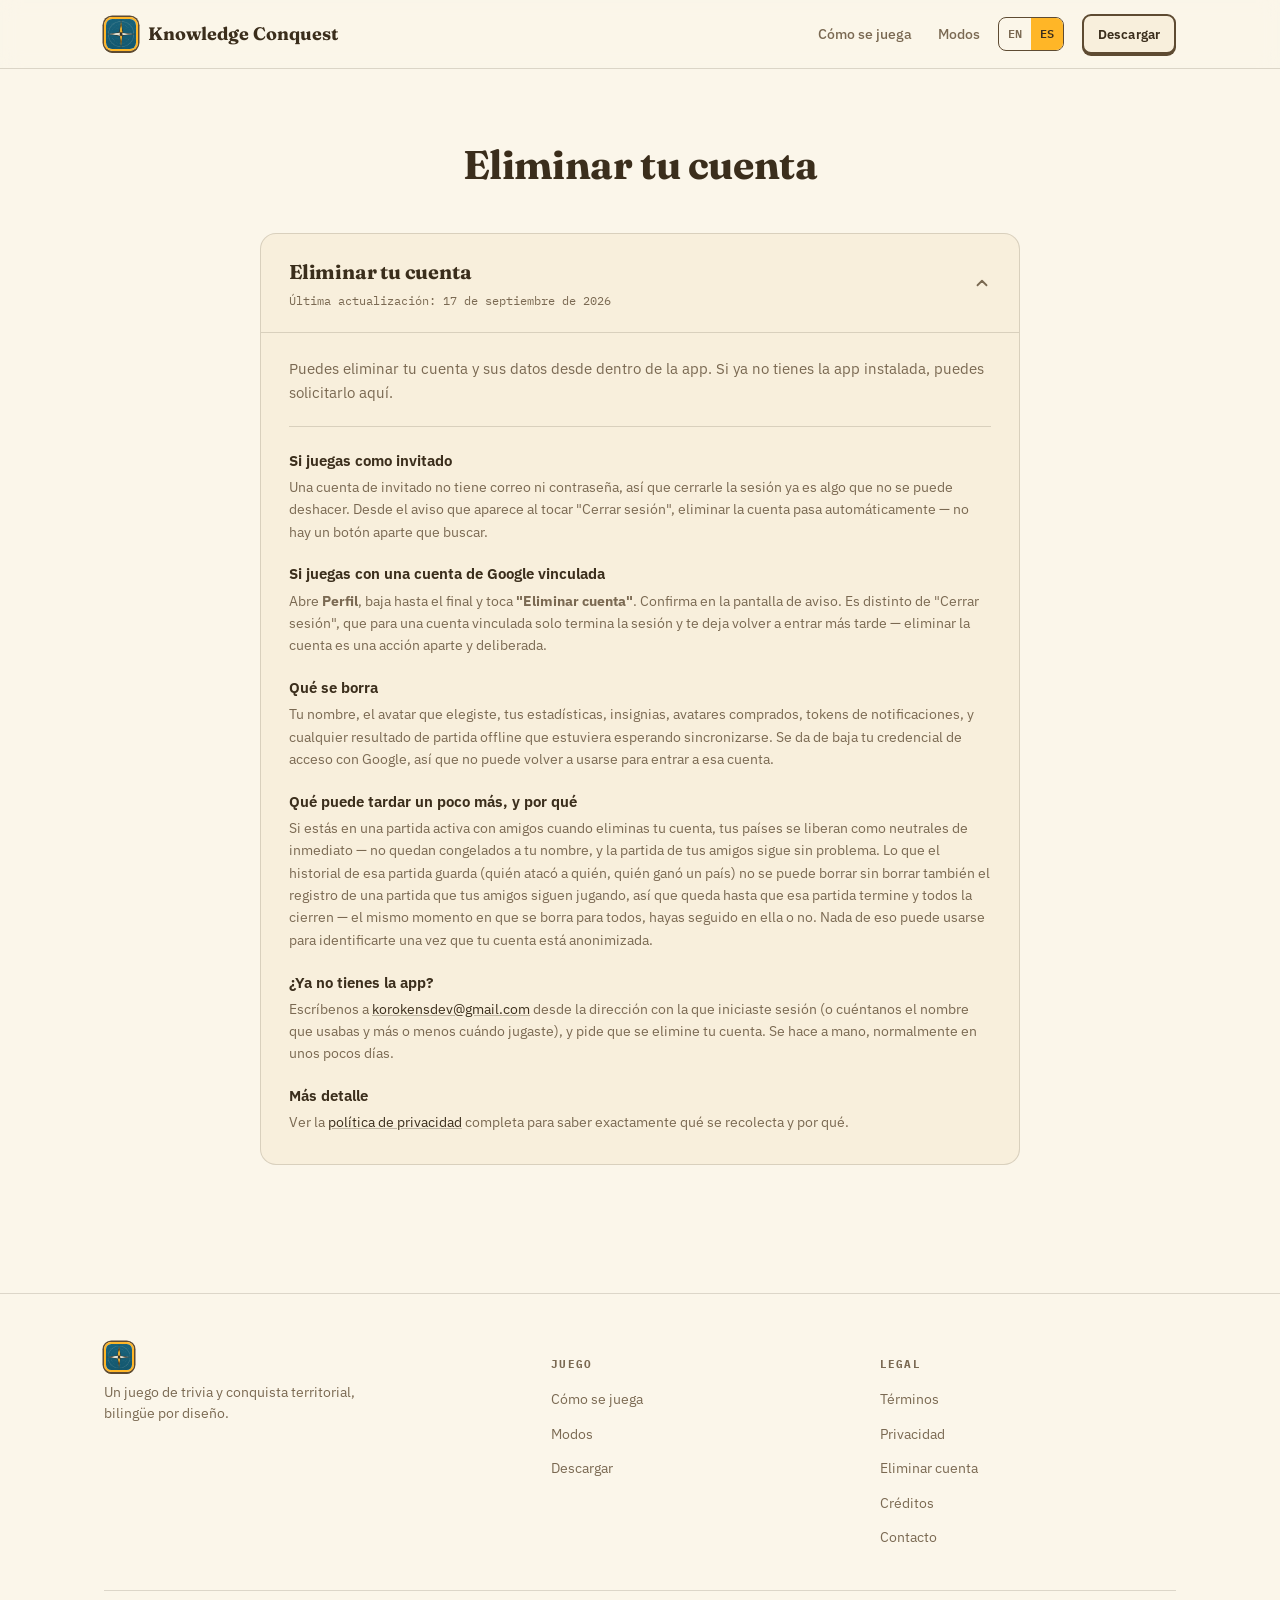
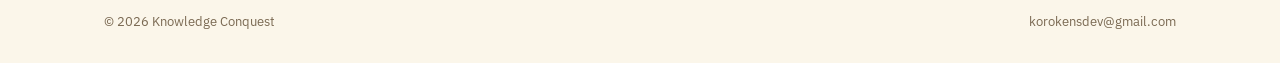
<file: knowledge-conquest/es/eliminar-cuenta/index.html>
<!doctype html>
<html lang="es">
<head>
<meta charset="utf-8">
<meta name="viewport" content="width=device-width, initial-scale=1">
<title>Eliminar tu cuenta — Knowledge Conquest</title>
<meta name="description" content="Cómo eliminar tu cuenta y tus datos de Knowledge Conquest, desde la app o por solicitud.">
<link rel="canonical" href="https://korokensdev.com/knowledge-conquest/es/eliminar-cuenta/">
<link rel="alternate" hreflang="es" href="https://korokensdev.com/knowledge-conquest/es/eliminar-cuenta/">
<link rel="alternate" hreflang="en" href="https://korokensdev.com/knowledge-conquest/delete-account/">
<link rel="alternate" hreflang="x-default" href="https://korokensdev.com/knowledge-conquest/delete-account/">
<link rel="icon" type="image/png" sizes="32x32" href="/knowledge-conquest/assets/favicon-32.png">
<link rel="icon" type="image/png" sizes="16x16" href="/knowledge-conquest/assets/favicon-16.png">
<link rel="apple-touch-icon" href="/knowledge-conquest/assets/apple-touch-icon.png">
<link rel="preconnect" href="https://fonts.googleapis.com">
<link rel="preconnect" href="https://fonts.gstatic.com" crossorigin>
<link href="https://fonts.googleapis.com/css2?family=Fraunces:opsz,wght@9..144,600;9..144,700;9..144,800&family=IBM+Plex+Sans:wght@400;500;600;700&family=IBM+Plex+Mono:wght@500;600&display=swap" rel="stylesheet">
<link rel="stylesheet" href="/knowledge-conquest/styles.css">
</head>
<body>
<nav class="nav">
  <div class="nav-inner">
    <a class="brand" href="/knowledge-conquest/es/">
      <img class="brand-mark" src="/knowledge-conquest/assets/logo.png" alt="">
      Knowledge Conquest
    </a>
    <div class="nav-right">
      <ul class="nav-links">
        <li><a href="/knowledge-conquest/es/#mecanicas">Cómo se juega</a></li>
        <li><a href="/knowledge-conquest/es/#modos">Modos</a></li>
      </ul>
      <div class="lang-switch">
        <a href="/knowledge-conquest/delete-account/" class="">EN</a>
        <a href="/knowledge-conquest/es/eliminar-cuenta/" class="on">ES</a>
      </div>
      <a class="btn btn-ghost btn-sm" href="/knowledge-conquest/es/#descarga">Descargar</a>
    </div>
  </div>
</nav>

<section class="legal-hero">
  <div class="wrap">
    <h1>Eliminar tu cuenta</h1>
  </div>
</section>

<main>
  <section class="section" style="padding-top:0;">
    <div class="wrap">
      <details class="legal-page" open>
        <summary>
          <div><h3>Eliminar tu cuenta</h3><p class="legal-updated">Última actualización: 17 de septiembre de 2026</p></div>
          <svg class="chevron" width="18" height="18" viewBox="0 0 24 24" fill="none" stroke="currentColor" stroke-width="2.4"><path d="M6 9l6 6 6-6" stroke-linecap="round" stroke-linejoin="round"/></svg>
        </summary>
        <div class="legal-body">
          <p class="legal-intro">Puedes eliminar tu cuenta y sus datos desde dentro de la app. Si ya no tienes la app instalada, puedes solicitarlo aquí.</p>

          <div class="legal-sec">
            <h4>Si juegas como invitado</h4>
            <p>Una cuenta de invitado no tiene correo ni contraseña, así que cerrarle la sesión ya es algo que no se puede deshacer. Desde el aviso que aparece al tocar "Cerrar sesión", eliminar la cuenta pasa automáticamente — no hay un botón aparte que buscar.</p>
          </div>

          <div class="legal-sec">
            <h4>Si juegas con una cuenta de Google vinculada</h4>
            <p>Abre <strong>Perfil</strong>, baja hasta el final y toca <strong>"Eliminar cuenta"</strong>. Confirma en la pantalla de aviso. Es distinto de "Cerrar sesión", que para una cuenta vinculada solo termina la sesión y te deja volver a entrar más tarde — eliminar la cuenta es una acción aparte y deliberada.</p>
          </div>

          <div class="legal-sec">
            <h4>Qué se borra</h4>
            <p>Tu nombre, el avatar que elegiste, tus estadísticas, insignias, avatares comprados, tokens de notificaciones, y cualquier resultado de partida offline que estuviera esperando sincronizarse. Se da de baja tu credencial de acceso con Google, así que no puede volver a usarse para entrar a esa cuenta.</p>
          </div>

          <div class="legal-sec">
            <h4>Qué puede tardar un poco más, y por qué</h4>
            <p>Si estás en una partida activa con amigos cuando eliminas tu cuenta, tus países se liberan como neutrales de inmediato — no quedan congelados a tu nombre, y la partida de tus amigos sigue sin problema. Lo que el historial de esa partida guarda (quién atacó a quién, quién ganó un país) no se puede borrar sin borrar también el registro de una partida que tus amigos siguen jugando, así que queda hasta que esa partida termine y todos la cierren — el mismo momento en que se borra para todos, hayas seguido en ella o no. Nada de eso puede usarse para identificarte una vez que tu cuenta está anonimizada.</p>
          </div>

          <div class="legal-sec">
            <h4>¿Ya no tienes la app?</h4>
            <p>Escríbenos a <a href="mailto:korokensdev@gmail.com">korokensdev@gmail.com</a> desde la dirección con la que iniciaste sesión (o cuéntanos el nombre que usabas y más o menos cuándo jugaste), y pide que se elimine tu cuenta. Se hace a mano, normalmente en unos pocos días.</p>
          </div>

          <div class="legal-sec">
            <h4>Más detalle</h4>
            <p>Ver la <a href="/knowledge-conquest/es/privacidad/">política de privacidad</a> completa para saber exactamente qué se recolecta y por qué.</p>
          </div>
        </div>
      </details>
    </div>
  </section>
</main>

<footer>
  <div class="wrap">
    <div class="foot-grid">
      <div class="foot-col">
        <a class="brand" href="/knowledge-conquest/es/" style="margin-bottom:10px;display:inline-flex;">
          <img class="brand-mark" style="width:30px;height:30px;" src="/knowledge-conquest/assets/logo.png" alt="Knowledge Conquest">
        </a>
        <p style="font-size:13.5px;color:var(--ink-soft);max-width:32ch;">Un juego de trivia y conquista territorial, bilingüe por diseño.</p>
      </div>
      <div class="foot-col">
        <h4>Juego</h4>
        <ul>
          <li><a href="/knowledge-conquest/es/#mecanicas">Cómo se juega</a></li>
          <li><a href="/knowledge-conquest/es/#modos">Modos</a></li>
          <li><a href="/knowledge-conquest/es/#descarga">Descargar</a></li>
        </ul>
      </div>
      <div class="foot-col">
        <h4>Legal</h4>
        <ul>
          <li><a href="/knowledge-conquest/es/terminos/">Términos</a></li>
          <li><a href="/knowledge-conquest/es/privacidad/">Privacidad</a></li>
          <li><a href="/knowledge-conquest/es/eliminar-cuenta/">Eliminar cuenta</a></li>
          <li><a href="/knowledge-conquest/credits/">Créditos</a></li>
          <li><a href="mailto:korokensdev@gmail.com">Contacto</a></li>
        </ul>
      </div>
    </div>
    <div class="foot-bottom">
      <span>&copy; 2026 Knowledge Conquest</span>
      <span>korokensdev@gmail.com</span>
    </div>
  </div>
</footer>

</body>
</html>
</file>
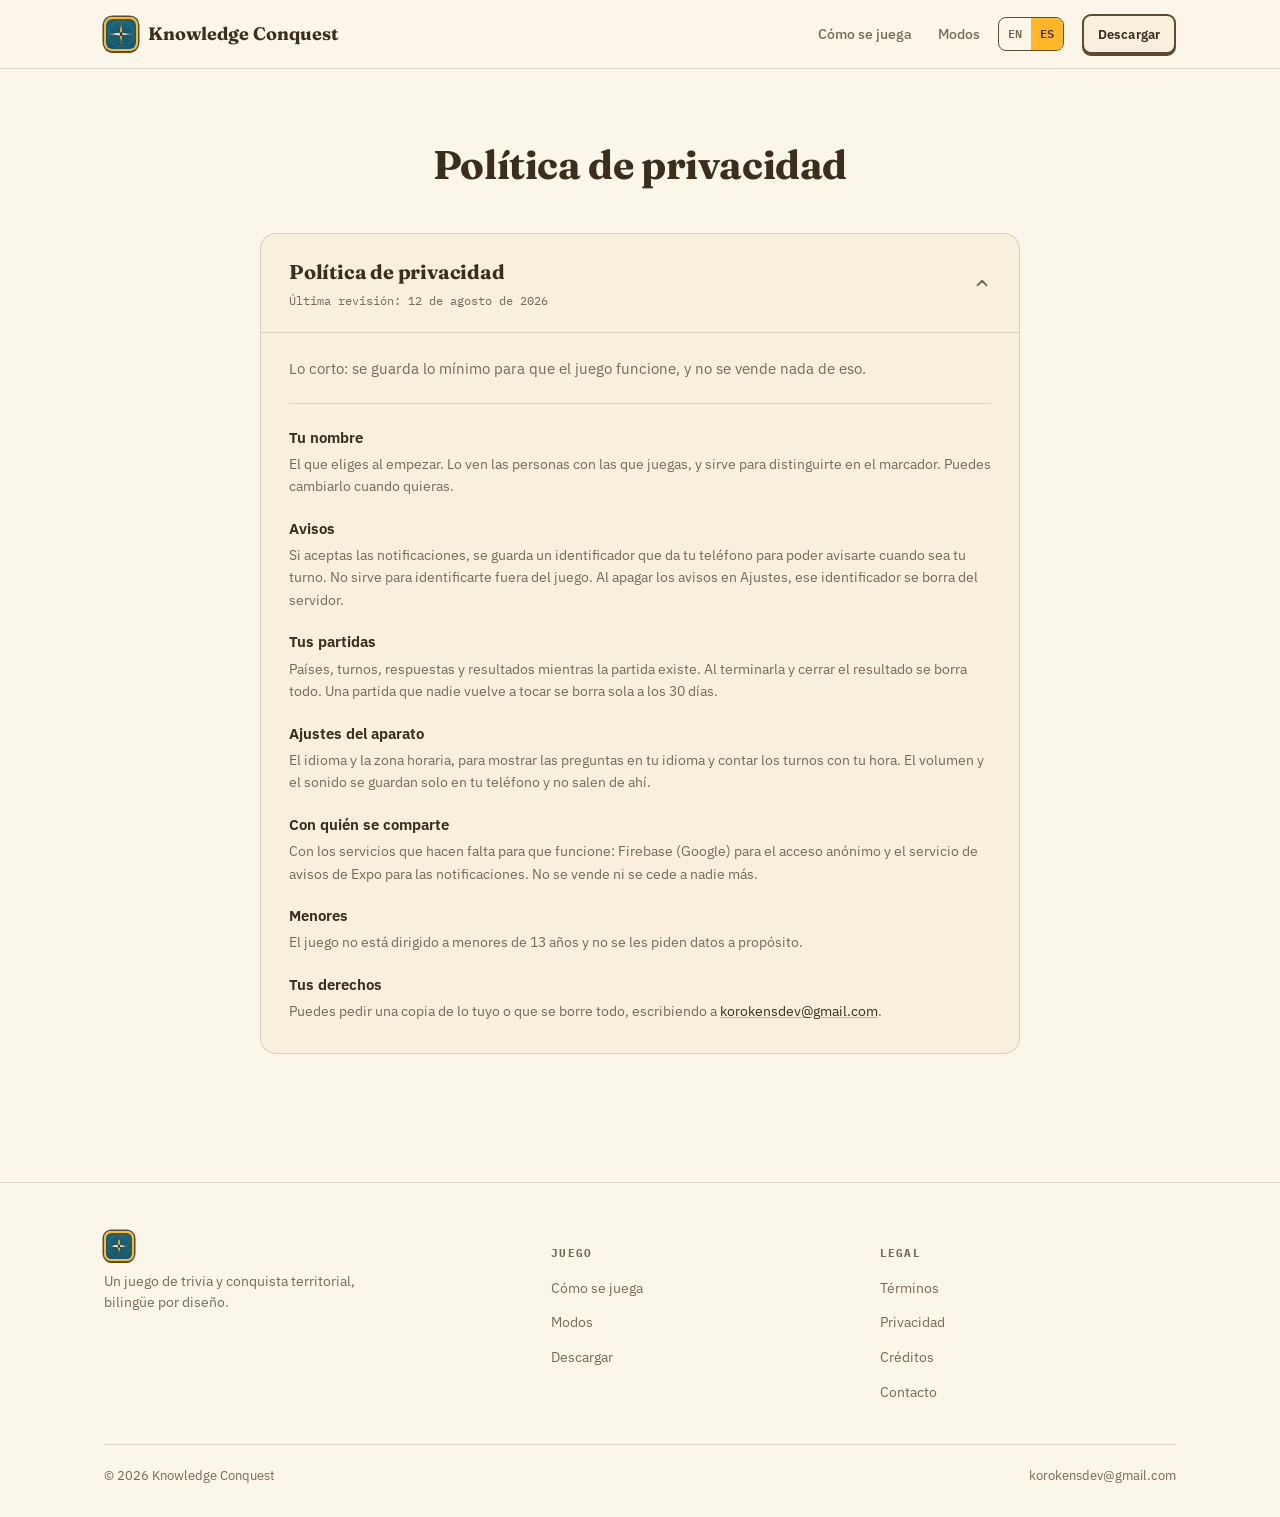
<file: knowledge-conquest/es/privacidad/index.html>
<!doctype html>
<html lang="es">
<head>
<meta charset="utf-8">
<meta name="viewport" content="width=device-width, initial-scale=1">
<title>Política de privacidad — Knowledge Conquest</title>
<meta name="description" content="Conquista el mundo, una pregunta a la vez. Trivia y estrategia territorial para Android e iOS.">
<link rel="canonical" href="https://korokensdev.com/knowledge-conquest/es/privacidad/">
<link rel="alternate" hreflang="es" href="https://korokensdev.com/knowledge-conquest/es/privacidad/">
<link rel="alternate" hreflang="en" href="https://korokensdev.com/knowledge-conquest/privacy/">
<link rel="alternate" hreflang="x-default" href="https://korokensdev.com/knowledge-conquest/privacy/">
<link rel="icon" type="image/png" sizes="32x32" href="/knowledge-conquest/assets/favicon-32.png">
<link rel="icon" type="image/png" sizes="16x16" href="/knowledge-conquest/assets/favicon-16.png">
<link rel="apple-touch-icon" href="/knowledge-conquest/assets/apple-touch-icon.png">
<link rel="preconnect" href="https://fonts.googleapis.com">
<link rel="preconnect" href="https://fonts.gstatic.com" crossorigin>
<link href="https://fonts.googleapis.com/css2?family=Fraunces:opsz,wght@9..144,600;9..144,700;9..144,800&family=IBM+Plex+Sans:wght@400;500;600;700&family=IBM+Plex+Mono:wght@500;600&display=swap" rel="stylesheet">
<link rel="stylesheet" href="/knowledge-conquest/styles.css">
</head>
<body>
<nav class="nav">
  <div class="nav-inner">
    <a class="brand" href="/knowledge-conquest/es/">
      <img class="brand-mark" src="/knowledge-conquest/assets/logo.png" alt="">
      Knowledge Conquest
    </a>
    <div class="nav-right">
      <ul class="nav-links">
        <li><a href="/knowledge-conquest/es/#mecanicas">Cómo se juega</a></li>
        <li><a href="/knowledge-conquest/es/#modos">Modos</a></li>
      </ul>
      <div class="lang-switch">
        <a href="/knowledge-conquest/privacy/" class="">EN</a>
        <a href="/knowledge-conquest/es/" class="on">ES</a>
      </div>
      <a class="btn btn-ghost btn-sm" href="/knowledge-conquest/es/#descarga">Descargar</a>
    </div>
  </div>
</nav>

<section class="legal-hero">
  <div class="wrap">
    <h1>Política de privacidad</h1>
  </div>
</section>

<main>
  <section class="section" style="padding-top:0;">
    <div class="wrap">
      <details class="legal-page" open>
        <summary>
          <div><h3>Política de privacidad</h3><p class="legal-updated">Última revisión: 12 de agosto de 2026</p></div>
          <svg class="chevron" width="18" height="18" viewBox="0 0 24 24" fill="none" stroke="currentColor" stroke-width="2.4"><path d="M6 9l6 6 6-6" stroke-linecap="round" stroke-linejoin="round"/></svg>
        </summary>
        <div class="legal-body">
          <p class="legal-intro">Lo corto: se guarda lo mínimo para que el juego funcione, y no se vende nada de eso.</p>
          <div class="legal-sec">
            <h4>Tu nombre</h4>
            <p>El que eliges al empezar. Lo ven las personas con las que juegas, y sirve para distinguirte en el marcador. Puedes cambiarlo cuando quieras.</p>
          </div>
          <div class="legal-sec">
            <h4>Avisos</h4>
            <p>Si aceptas las notificaciones, se guarda un identificador que da tu teléfono para poder avisarte cuando sea tu turno. No sirve para identificarte fuera del juego. Al apagar los avisos en Ajustes, ese identificador se borra del servidor.</p>
          </div>
          <div class="legal-sec">
            <h4>Tus partidas</h4>
            <p>Países, turnos, respuestas y resultados mientras la partida existe. Al terminarla y cerrar el resultado se borra todo. Una partida que nadie vuelve a tocar se borra sola a los 30 días.</p>
          </div>
          <div class="legal-sec">
            <h4>Ajustes del aparato</h4>
            <p>El idioma y la zona horaria, para mostrar las preguntas en tu idioma y contar los turnos con tu hora. El volumen y el sonido se guardan solo en tu teléfono y no salen de ahí.</p>
          </div>
          <div class="legal-sec">
            <h4>Con quién se comparte</h4>
            <p>Con los servicios que hacen falta para que funcione: Firebase (Google) para el acceso anónimo y el servicio de avisos de Expo para las notificaciones. No se vende ni se cede a nadie más.</p>
          </div>
          <div class="legal-sec">
            <h4>Menores</h4>
            <p>El juego no está dirigido a menores de 13 años y no se les piden datos a propósito.</p>
          </div>
          <div class="legal-sec">
            <h4>Tus derechos</h4>
            <p>Puedes pedir una copia de lo tuyo o que se borre todo, escribiendo a <a href="mailto:korokensdev@gmail.com">korokensdev@gmail.com</a>.</p>
          </div>
        </div>
      </details>
    </div>
  </section>
</main>

<footer>
  <div class="wrap">
    <div class="foot-grid">
      <div class="foot-col">
        <a class="brand" href="/knowledge-conquest/es/" style="margin-bottom:10px;display:inline-flex;">
          <img class="brand-mark" style="width:30px;height:30px;" src="/knowledge-conquest/assets/logo.png" alt="Knowledge Conquest">
        </a>
        <p style="font-size:13.5px;color:var(--ink-soft);max-width:32ch;">Un juego de trivia y conquista territorial, bilingüe por diseño.</p>
      </div>
      <div class="foot-col">
        <h4>Juego</h4>
        <ul>
          <li><a href="/knowledge-conquest/es/#mecanicas">Cómo se juega</a></li>
          <li><a href="/knowledge-conquest/es/#modos">Modos</a></li>
          <li><a href="/knowledge-conquest/es/#descarga">Descargar</a></li>
        </ul>
      </div>
      <div class="foot-col">
        <h4>Legal</h4>
        <ul>
          <li><a href="/knowledge-conquest/es/terminos/">Términos</a></li>
          <li><a href="/knowledge-conquest/es/privacidad/">Privacidad</a></li>
          <li><a href="/knowledge-conquest/es/creditos/">Créditos</a></li>
          <li><a href="mailto:korokensdev@gmail.com">Contacto</a></li>
        </ul>
      </div>
    </div>
    <div class="foot-bottom">
      <span>&copy; 2026 Knowledge Conquest</span>
      <span>korokensdev@gmail.com</span>
    </div>
  </div>
</footer>

</body>
</html>
</file>
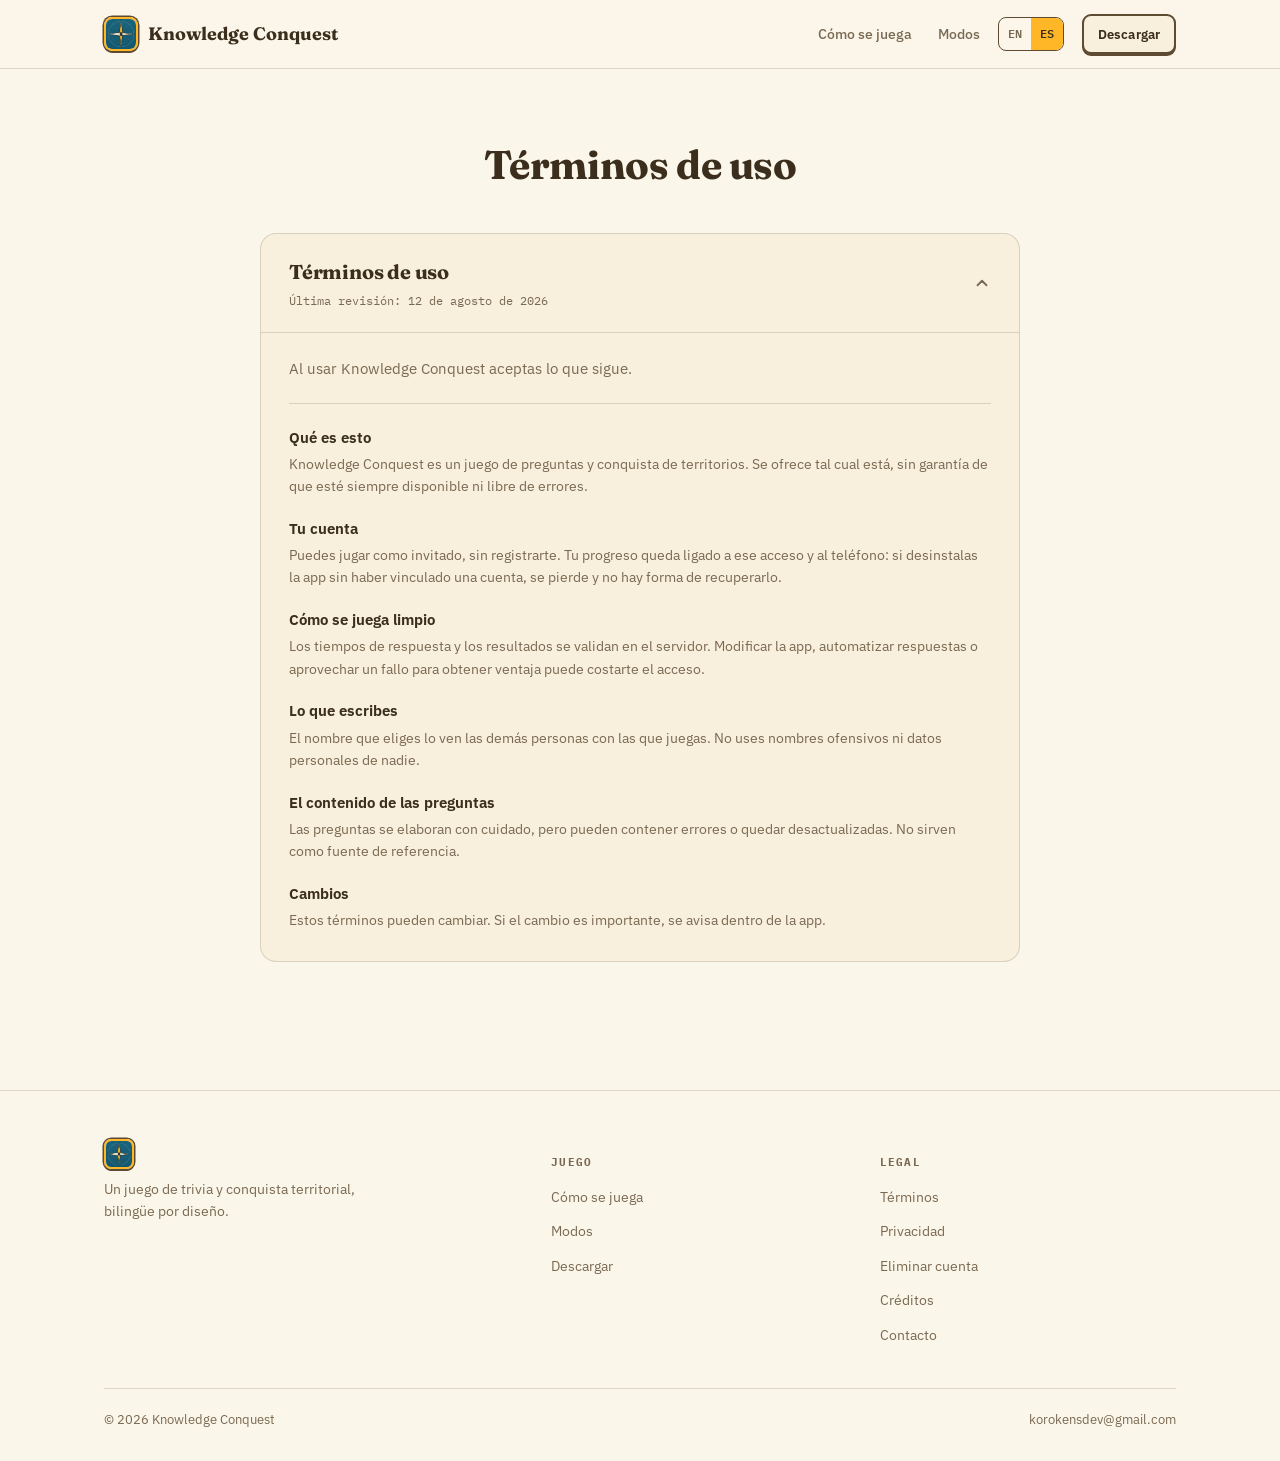
<file: knowledge-conquest/es/terminos/index.html>
<!doctype html>
<html lang="es">
<head>
<meta charset="utf-8">
<meta name="viewport" content="width=device-width, initial-scale=1">
<title>Términos de uso — Knowledge Conquest</title>
<meta name="description" content="Conquista el mundo, una pregunta a la vez. Trivia y estrategia territorial para Android e iOS.">
<link rel="canonical" href="https://korokensdev.com/knowledge-conquest/es/terminos/">
<link rel="alternate" hreflang="es" href="https://korokensdev.com/knowledge-conquest/es/terminos/">
<link rel="alternate" hreflang="en" href="https://korokensdev.com/knowledge-conquest/terms/">
<link rel="alternate" hreflang="x-default" href="https://korokensdev.com/knowledge-conquest/terms/">
<link rel="icon" type="image/png" sizes="32x32" href="/knowledge-conquest/assets/favicon-32.png">
<link rel="icon" type="image/png" sizes="16x16" href="/knowledge-conquest/assets/favicon-16.png">
<link rel="apple-touch-icon" href="/knowledge-conquest/assets/apple-touch-icon.png">
<link rel="preconnect" href="https://fonts.googleapis.com">
<link rel="preconnect" href="https://fonts.gstatic.com" crossorigin>
<link href="https://fonts.googleapis.com/css2?family=Fraunces:opsz,wght@9..144,600;9..144,700;9..144,800&family=IBM+Plex+Sans:wght@400;500;600;700&family=IBM+Plex+Mono:wght@500;600&display=swap" rel="stylesheet">
<link rel="stylesheet" href="/knowledge-conquest/styles.css">
</head>
<body>
<nav class="nav">
  <div class="nav-inner">
    <a class="brand" href="/knowledge-conquest/es/">
      <img class="brand-mark" src="/knowledge-conquest/assets/logo.png" alt="">
      Knowledge Conquest
    </a>
    <div class="nav-right">
      <ul class="nav-links">
        <li><a href="/knowledge-conquest/es/#mecanicas">Cómo se juega</a></li>
        <li><a href="/knowledge-conquest/es/#modos">Modos</a></li>
      </ul>
      <div class="lang-switch">
        <a href="/knowledge-conquest/terms/" class="">EN</a>
        <a href="/knowledge-conquest/es/" class="on">ES</a>
      </div>
      <a class="btn btn-ghost btn-sm" href="/knowledge-conquest/es/#descarga">Descargar</a>
    </div>
  </div>
</nav>

<section class="legal-hero">
  <div class="wrap">
    <h1>Términos de uso</h1>
  </div>
</section>

<main>
  <section class="section" style="padding-top:0;">
    <div class="wrap">
      <details class="legal-page" open>
        <summary>
          <div><h3>Términos de uso</h3><p class="legal-updated">Última revisión: 12 de agosto de 2026</p></div>
          <svg class="chevron" width="18" height="18" viewBox="0 0 24 24" fill="none" stroke="currentColor" stroke-width="2.4"><path d="M6 9l6 6 6-6" stroke-linecap="round" stroke-linejoin="round"/></svg>
        </summary>
        <div class="legal-body">
          <p class="legal-intro">Al usar Knowledge Conquest aceptas lo que sigue.</p>
          <div class="legal-sec">
            <h4>Qué es esto</h4>
            <p>Knowledge Conquest es un juego de preguntas y conquista de territorios. Se ofrece tal cual está, sin garantía de que esté siempre disponible ni libre de errores.</p>
          </div>
          <div class="legal-sec">
            <h4>Tu cuenta</h4>
            <p>Puedes jugar como invitado, sin registrarte. Tu progreso queda ligado a ese acceso y al teléfono: si desinstalas la app sin haber vinculado una cuenta, se pierde y no hay forma de recuperarlo.</p>
          </div>
          <div class="legal-sec">
            <h4>Cómo se juega limpio</h4>
            <p>Los tiempos de respuesta y los resultados se validan en el servidor. Modificar la app, automatizar respuestas o aprovechar un fallo para obtener ventaja puede costarte el acceso.</p>
          </div>
          <div class="legal-sec">
            <h4>Lo que escribes</h4>
            <p>El nombre que eliges lo ven las demás personas con las que juegas. No uses nombres ofensivos ni datos personales de nadie.</p>
          </div>
          <div class="legal-sec">
            <h4>El contenido de las preguntas</h4>
            <p>Las preguntas se elaboran con cuidado, pero pueden contener errores o quedar desactualizadas. No sirven como fuente de referencia.</p>
          </div>
          <div class="legal-sec">
            <h4>Cambios</h4>
            <p>Estos términos pueden cambiar. Si el cambio es importante, se avisa dentro de la app.</p>
          </div>
        </div>
      </details>
    </div>
  </section>
</main>

<footer>
  <div class="wrap">
    <div class="foot-grid">
      <div class="foot-col">
        <a class="brand" href="/knowledge-conquest/es/" style="margin-bottom:10px;display:inline-flex;">
          <img class="brand-mark" style="width:30px;height:30px;" src="/knowledge-conquest/assets/logo.png" alt="Knowledge Conquest">
        </a>
        <p style="font-size:13.5px;color:var(--ink-soft);max-width:32ch;">Un juego de trivia y conquista territorial, bilingüe por diseño.</p>
      </div>
      <div class="foot-col">
        <h4>Juego</h4>
        <ul>
          <li><a href="/knowledge-conquest/es/#mecanicas">Cómo se juega</a></li>
          <li><a href="/knowledge-conquest/es/#modos">Modos</a></li>
          <li><a href="/knowledge-conquest/es/#descarga">Descargar</a></li>
        </ul>
      </div>
      <div class="foot-col">
        <h4>Legal</h4>
        <ul>
          <li><a href="/knowledge-conquest/es/terminos/">Términos</a></li>
          <li><a href="/knowledge-conquest/es/privacidad/">Privacidad</a></li>
          <li><a href="/knowledge-conquest/es/eliminar-cuenta/">Eliminar cuenta</a></li>
          <li><a href="/knowledge-conquest/es/creditos/">Créditos</a></li>
          <li><a href="mailto:korokensdev@gmail.com">Contacto</a></li>
        </ul>
      </div>
    </div>
    <div class="foot-bottom">
      <span>&copy; 2026 Knowledge Conquest</span>
      <span>korokensdev@gmail.com</span>
    </div>
  </div>
</footer>

</body>
</html>
</file>
<file: styles.css>
:root{
  --white:#FFFFFF; --paper:#FEFEFC;
  --mint:#EEF6E6;
  --green:#6FA84A; --green-deep:#4C8A34;
  --ink:#1F4726; --ink-soft:#5C7A5E;
  --line:rgba(31,71,38,.14); --line-strong:rgba(31,71,38,.28);

  --f-display:'Baloo 2',system-ui,sans-serif;
  --f-body:'IBM Plex Sans',system-ui,sans-serif;
  --f-mono:'IBM Plex Mono',ui-monospace,Menlo,monospace;
}

*{box-sizing:border-box;}
html{scroll-behavior:smooth;}
body{margin:0;background:var(--white);color:var(--ink);font-family:var(--f-body);
  line-height:1.6;-webkit-font-smoothing:antialiased;overflow-x:hidden;}
img{max-width:100%;display:block;}
a{color:inherit;}
.wrap{max-width:1040px;margin:0 auto;padding:0 24px;}
h1,h2,h3{font-family:var(--f-display);font-weight:700;margin:0;text-wrap:balance;letter-spacing:-.01em;}
p{margin:0;}

.eyebrow{font-family:var(--f-mono);font-size:11.5px;letter-spacing:.16em;text-transform:uppercase;
  color:var(--green-deep);margin:0 0 10px;}

/* NAV */
.nav{position:sticky;top:0;z-index:20;backdrop-filter:blur(10px);
  background:color-mix(in srgb, var(--white) 86%, transparent);border-bottom:1px solid var(--line);}
.nav-inner{max-width:1040px;margin:0 auto;padding:14px 24px;display:flex;align-items:center;
  justify-content:space-between;}
.brand{display:flex;align-items:center;gap:10px;text-decoration:none;color:var(--ink);}
.brand img{width:32px;height:32px;object-fit:contain;}
.brand span{font-family:var(--f-display);font-weight:700;font-size:17px;letter-spacing:.01em;}
.nav-links{display:none;gap:24px;list-style:none;margin:0;padding:0;font-size:14px;font-weight:500;}
.nav-links a{text-decoration:none;color:var(--ink-soft);}
.nav-links a:hover{color:var(--ink);}
@media (min-width:640px){.nav-links{display:flex;}}
.lang-switch{display:flex;font-family:var(--f-mono);font-size:11.5px;font-weight:600;
  border:1.5px solid var(--line-strong);border-radius:7px;overflow:hidden;margin-left:20px;}
.lang-switch a{padding:5px 8px;text-decoration:none;color:var(--ink-soft);}
.lang-switch a.on{background:var(--green);color:var(--white);}
.nav-right{display:flex;align-items:center;}

/* HERO */
.hero{padding:84px 0 60px;text-align:center;}
.hero-icon{width:140px;height:auto;margin:0 auto 26px;display:block;}
.hero h1{font-size:clamp(34px,5.4vw,52px);line-height:1.05;}
.hero h1 .accent{color:var(--green-deep);}
.hero .sub{margin:18px auto 0;max-width:46ch;font-size:16.5px;color:var(--ink-soft);}
.hero .tag{margin-top:24px;display:inline-flex;align-items:center;gap:8px;
  font-family:var(--f-mono);font-size:12px;color:var(--ink-soft);
  background:var(--white);border:1.5px solid var(--line-strong);border-radius:999px;padding:6px 16px;}
.hero .tag b{color:var(--green-deep);font-weight:600;}

/* SECCIONES */
.section{padding:52px 0;}
.section-head{max-width:520px;margin:0 auto 34px;text-align:center;}
.section-head h2{font-size:clamp(23px,3.2vw,28px);}
.section-head p{margin-top:9px;color:var(--ink-soft);font-size:14.5px;}

.games{display:grid;grid-template-columns:repeat(auto-fit,minmax(300px,480px));gap:18px;justify-content:center;}
.game-card{
  display:flex;align-items:center;gap:20px;background:var(--white);
  border:2px solid var(--ink);border-radius:18px;padding:24px;
  box-shadow:0 4px 0 var(--green);text-decoration:none;color:var(--ink);
  transition:transform .15s ease;
}
.game-card:hover{transform:translateY(-3px);}
.game-card .thumb{width:68px;height:68px;border-radius:20%;flex:none;object-fit:cover;
  border:2px solid var(--line-strong);}
.game-card .info{flex:1;min-width:0;}
.game-card h3{font-size:18px;margin-bottom:4px;}
.game-card p{font-size:13.5px;color:var(--ink-soft);line-height:1.5;}
.game-card .cta{margin-top:11px;display:inline-flex;align-items:center;gap:6px;
  font-family:var(--f-mono);font-size:12px;font-weight:600;color:var(--green-deep);
  text-transform:uppercase;letter-spacing:.06em;}
.game-card .cta svg{width:13px;height:13px;transition:transform .15s ease;}
.game-card:hover .cta svg{transform:translateX(3px);}

/* ABOUT */
.about{border:1.5px solid var(--line);border-radius:20px;padding:36px;
  display:flex;gap:28px;align-items:center;flex-wrap:wrap;}
.about img{width:74px;height:74px;object-fit:contain;flex:none;}
.about-text{flex:1;min-width:240px;}
.about h2{font-size:21px;margin-bottom:9px;}
.about p{font-size:14.5px;color:var(--ink-soft);line-height:1.65;max-width:56ch;}
.about a.mail{margin-top:14px;display:inline-flex;align-items:center;gap:7px;
  font-family:var(--f-mono);font-size:13px;font-weight:600;color:var(--ink);
  text-decoration:none;border-bottom:1.5px solid var(--green);padding-bottom:2px;}

footer{border-top:1px solid var(--line);padding:28px 0;}
.foot-inner{display:flex;justify-content:space-between;align-items:center;flex-wrap:wrap;gap:12px;
  font-size:12.5px;color:var(--ink-soft);}
.foot-brand{display:flex;align-items:center;gap:8px;}
.foot-brand img{width:20px;height:20px;object-fit:contain;}

@media (max-width:640px){
  .hero{padding:60px 0 44px;}
  .about{padding:28px 22px;flex-direction:column;text-align:center;}
  .about img{margin:0 auto;}
}
</file>
<file: knowledge-conquest/styles.css>
:root{
  --sea-top:#1C6A83; --sea-mid:#12546B; --sea-deep:#08303F;
  --land:#F2E7CE; --land-light:#F8EFDC; --land-deep:#E4D4B2; --land-border:#5E4B32;
  --owned:#0FBF9F; --owned-light:#2BD9B5; --owned-deep:#0A9077;
  --expandable:#FFB627; --expandable-light:#FFCC61; --expandable-deep:#E29A00;
  --gold-pale:#FFE1A6;
  --accent:#FF6B4A; --accent-dark:#E4502F; --accent-lite:#FF8E74;

  --paper:#FBF6EA; --paper-2:#F8EFDC; --paper-3:#F2E7CE;
  --ink:#3B2E1C; --ink-soft:#7A6952;
  --line:rgba(59,46,28,.16); --line-strong:rgba(59,46,28,.30);
  --shadow:rgba(59,46,28,.14);
  --on-sea:#F3E9D4; --on-sea-soft:rgba(243,233,212,.72); --on-sea-line:rgba(248,239,220,.40);

  --f-display:'Fraunces',Georgia,serif;
  --f-body:'IBM Plex Sans',system-ui,-apple-system,sans-serif;
  --f-mono:'IBM Plex Mono',ui-monospace,Menlo,monospace;
}
@media (prefers-color-scheme: dark){
  :root:not([data-theme="light"]){
    --paper:#0B2028; --paper-2:#102A34; --paper-3:#173743;
    --ink:#F0E6D1; --ink-soft:#B9CBD2;
    --line:rgba(240,230,209,.14); --line-strong:rgba(240,230,209,.26);
    --shadow:rgba(0,0,0,.4);
  }
}
:root[data-theme="dark"]{
  --paper:#0B2028; --paper-2:#102A34; --paper-3:#173743;
  --ink:#F0E6D1; --ink-soft:#B9CBD2;
  --line:rgba(240,230,209,.14); --line-strong:rgba(240,230,209,.26);
  --shadow:rgba(0,0,0,.4);
}

*{box-sizing:border-box;}
html{scroll-behavior:smooth;}
body{margin:0;background:var(--paper);color:var(--ink);font-family:var(--f-body);
  line-height:1.6;-webkit-font-smoothing:antialiased;overflow-x:hidden;}
img,svg{max-width:100%;display:block;}
a{color:inherit;}
.wrap{max-width:1120px;margin:0 auto;padding:0 24px;}
section{position:relative;}

h1,h2,h3{font-family:var(--f-display);font-weight:700;text-wrap:balance;margin:0;letter-spacing:-.01em;}
p{margin:0;}

.eyebrow{font-family:var(--f-mono);font-size:11.5px;letter-spacing:.18em;text-transform:uppercase;
  color:var(--ink-soft);margin:0 0 10px;}

/* ===================== NAV ===================== */
.nav{position:sticky;top:0;z-index:40;backdrop-filter:blur(10px);
  background:color-mix(in srgb, var(--paper) 82%, transparent);
  border-bottom:1px solid var(--line);}
.nav-inner{max-width:1120px;margin:0 auto;padding:14px 24px;display:flex;align-items:center;
  justify-content:space-between;gap:20px;}
.brand{display:flex;align-items:center;gap:10px;font-family:var(--f-display);font-weight:700;
  font-size:18px;text-decoration:none;color:var(--ink);}
.brand-mark{width:34px;height:34px;border-radius:24%;flex:none;display:block;
  object-fit:cover;border:2.5px solid var(--expandable);
  box-shadow:0 0 0 1.5px var(--land-border), 0 2px 0 var(--land-border);}
.nav-right{display:flex;align-items:center;gap:18px;}
.nav-links{display:none;gap:26px;font-size:14px;font-weight:500;list-style:none;margin:0;padding:0;}
.nav-links a{text-decoration:none;color:var(--ink-soft);transition:color .15s;}
.nav-links a:hover{color:var(--ink);}
@media (min-width:760px){.nav-links{display:flex;}}
.lang-switch{display:flex;font-family:var(--f-mono);font-size:12px;font-weight:600;
  border:1.5px solid var(--land-border);border-radius:8px;overflow:hidden;flex:none;}
.lang-switch a{padding:6px 9px;text-decoration:none;color:var(--ink-soft);}
.lang-switch a.on{background:var(--expandable);color:var(--ink);}
.lang-switch a:not(.on):hover{background:var(--paper-2);}

.btn{
  font-family:var(--f-body);font-weight:650;font-size:14px;letter-spacing:.01em;
  border:2px solid var(--land-border);border-radius:12px;padding:10px 20px;cursor:pointer;
  display:inline-flex;align-items:center;gap:8px;text-decoration:none;
  box-shadow:0 3px 0 var(--land-border);transition:transform .12s, box-shadow .12s;
}
.btn:active{transform:translateY(3px);box-shadow:0 0 0 var(--land-border);}
.btn-ghost{background:var(--paper-2);color:var(--ink);}
.btn-sm{padding:8px 14px;font-size:12.5px;border-radius:9px;box-shadow:0 2px 0 var(--land-border);}

/* ===================== HERO ===================== */
.hero{position:relative;isolation:isolate;overflow:hidden;background:var(--sea-deep);}
.hero-map{position:absolute;inset:0;width:100%;height:100%;z-index:0;object-fit:cover;}

.hero-scrim{position:absolute;inset:0;z-index:1;
  background:linear-gradient(180deg, rgba(8,48,63,.15) 0%, rgba(8,48,63,.55) 62%, rgba(8,48,63,.88) 100%);}
.hero-inner{position:relative;z-index:2;max-width:1120px;margin:0 auto;padding:120px 24px 100px;
  display:flex;flex-direction:column;align-items:center;text-align:center;min-height:640px;justify-content:center;}

.hero-badge{
  display:inline-flex;align-items:center;gap:8px;font-family:var(--f-mono);font-size:11.5px;
  letter-spacing:.14em;text-transform:uppercase;color:var(--on-sea-soft);
  background:rgba(8,48,63,.55);border:1px solid var(--on-sea-line);border-radius:999px;
  padding:7px 16px;margin-bottom:26px;
  opacity:0;animation:rise .8s .1s ease-out forwards;
}
.hero-badge .dot{width:6px;height:6px;border-radius:50%;background:var(--expandable);}

.hero h1{
  color:var(--on-sea);font-size:clamp(42px,7vw,76px);line-height:1.03;
  text-shadow:0 2px 24px rgba(0,0,0,.35);
  opacity:0;animation:rise .9s .22s ease-out forwards;
}
.hero h1 em{font-style:normal;color:var(--expandable-light);}
.hero .sub{
  margin-top:22px;font-size:clamp(16px,2.2vw,19px);color:var(--on-sea-soft);max-width:52ch;
  opacity:0;animation:rise .9s .36s ease-out forwards;
}
.hero .ctas{margin-top:38px;display:flex;flex-wrap:wrap;gap:14px;justify-content:center;align-items:center;
  opacity:0;animation:rise .9s .5s ease-out forwards;}
.hero .fineprint{margin-top:18px;font-family:var(--f-mono);font-size:12px;color:var(--on-sea-soft);
  opacity:0;animation:rise .9s .62s ease-out forwards;}

.store-badges{display:flex;flex-wrap:wrap;gap:14px;justify-content:center;align-items:center;}
.store-badges img{height:46px;width:auto;filter:drop-shadow(0 2px 0 rgba(0,0,0,.25));
  transition:transform .15s ease;}
.store-badges a{display:block;opacity:.55;cursor:default;pointer-events:none;}
.store-badges a.live{opacity:1;pointer-events:auto;}
.store-badges a.live:hover img{transform:translateY(-2px);}

@keyframes rise{from{opacity:0;transform:translateY(16px);}to{opacity:1;transform:translateY(0);}}
@media (prefers-reduced-motion: reduce){
  .hero-badge,.hero h1,.hero .sub,.hero .ctas,.hero .fineprint{animation:none !important;opacity:1 !important;}
}

.hero-wave{position:absolute;left:0;right:0;bottom:-1px;z-index:3;height:64px;}

/* ===================== SECCIONES ===================== */
.section{padding:88px 0;}
.section-head{max-width:640px;margin:0 auto 48px;text-align:center;}
.section-head h2{font-size:clamp(26px,4vw,36px);line-height:1.14;}
.section-head p{margin-top:14px;color:var(--ink-soft);font-size:16px;}

.mech-grid{display:grid;grid-template-columns:repeat(auto-fit,minmax(210px,1fr));gap:16px;}
.mech{
  background:var(--paper-2);border:2px solid var(--land-border);border-radius:16px;
  padding:22px 20px;box-shadow:0 3px 0 var(--land-border);
}
.mech-icon{width:44px;height:44px;border-radius:11px;display:flex;align-items:center;justify-content:center;
  border:2px solid var(--land-border);margin-bottom:14px;}
.mech-icon svg{width:22px;height:22px;}
.mech h3{font-size:16.5px;margin-bottom:6px;}
.mech p{font-size:14px;color:var(--ink-soft);line-height:1.55;}

.modes{display:grid;grid-template-columns:repeat(auto-fit,minmax(260px,1fr));gap:18px;}
.mode-card{
  position:relative;overflow:hidden;border-radius:18px;padding:26px 24px;color:var(--on-sea);
  border:2px solid var(--land-border);box-shadow:0 4px 0 var(--land-border);
  min-height:190px;display:flex;flex-direction:column;justify-content:flex-end;
}
.mode-card::before{content:"";position:absolute;inset:0;opacity:.16;
  background-image:radial-gradient(circle, currentColor 1.5px, transparent 1.5px);
  background-size:14px 14px;}
.mode-card.solo{background:linear-gradient(160deg,#0F7A66,var(--sea-deep));}
.mode-card.ai{background:linear-gradient(160deg,#2E5F8A,var(--sea-deep));}
.mode-card.friends{background:linear-gradient(160deg,#B3501F,var(--sea-deep));}
.mode-eyebrow{font-family:var(--f-mono);font-size:11px;letter-spacing:.12em;text-transform:uppercase;
  color:var(--on-sea-soft);position:relative;margin-bottom:8px;}
.mode-card h3{position:relative;font-size:22px;color:var(--on-sea);margin-bottom:8px;}
.mode-card p{position:relative;font-size:14px;color:var(--on-sea-soft);line-height:1.55;max-width:32ch;}

.stats{display:grid;grid-template-columns:repeat(auto-fit,minmax(140px,1fr));gap:24px;
  max-width:760px;margin:0 auto;text-align:center;}
.stat b{display:block;font-family:var(--f-mono);font-weight:600;font-size:clamp(28px,4vw,40px);
  color:var(--ink);font-variant-numeric:tabular-nums;}
.stat span{display:block;margin-top:4px;font-size:13px;color:var(--ink-soft);}

.download{background:linear-gradient(165deg,var(--sea-top),var(--sea-deep));border-radius:24px;
  padding:56px 40px;text-align:center;color:var(--on-sea);position:relative;overflow:hidden;}
.download::after{content:"";position:absolute;inset:0;background:url("data:image/svg+xml,%3Csvg xmlns='http://www.w3.org/2000/svg' width='64' height='34'%3E%3Cpath d='M0 9q13-11 26 0M32 26q13-11 26 0' stroke='rgba(248,239,220,.14)' stroke-width='1.6' fill='none' stroke-linecap='round'/%3E%3C/svg%3E");}
.download-inner{position:relative;max-width:520px;margin:0 auto;}
.download h2{color:var(--on-sea);font-size:clamp(24px,3.6vw,32px);}
.download p{margin-top:12px;color:var(--on-sea-soft);font-size:15px;}
.download .store-badges{margin-top:28px;}

footer{border-top:1px solid var(--line);padding:48px 0 32px;}
.foot-grid{display:grid;grid-template-columns:1.4fr 1fr 1fr;gap:32px;}
@media (max-width:640px){.foot-grid{grid-template-columns:1fr;}}
.foot-col h4{font-family:var(--f-mono);font-size:11px;letter-spacing:.12em;text-transform:uppercase;
  color:var(--ink-soft);margin-bottom:12px;}
.foot-col ul{list-style:none;margin:0;padding:0;display:flex;flex-direction:column;gap:9px;}
.foot-col a{text-decoration:none;font-size:14px;color:var(--ink-soft);}
.foot-col a:hover{color:var(--ink);}
.foot-bottom{margin-top:40px;padding-top:20px;border-top:1px solid var(--line);
  display:flex;flex-wrap:wrap;gap:12px;justify-content:space-between;align-items:center;
  font-size:12.5px;color:var(--ink-soft);}

/* ===================== PÁGINAS LEGALES ===================== */
.legal-hero{padding:64px 0 36px;text-align:center;}
.legal-hero h1{font-size:clamp(28px,4.4vw,40px);}
.legal-hero p{margin-top:12px;color:var(--ink-soft);font-size:15px;}

.legal-page{background:var(--paper-2);border:1px solid var(--line);border-radius:16px;
  max-width:760px;margin:0 auto 40px;overflow:hidden;}
.legal-page summary{
  list-style:none;cursor:pointer;padding:22px 28px;
  display:flex;align-items:center;justify-content:space-between;gap:16px;
  -webkit-tap-highlight-color:transparent;
}
.legal-page summary::-webkit-details-marker{display:none;}
.legal-page summary:hover{background:var(--paper-3);}
.legal-page[open] summary{border-bottom:1px solid var(--line);}
.legal-page summary .chevron{flex:none;transition:transform .2s ease;color:var(--ink-soft);}
.legal-page[open] summary .chevron{transform:rotate(180deg);}
.legal-page h3{font-size:20px;margin-bottom:4px;}
.legal-updated{font-family:var(--f-mono);font-size:11.5px;color:var(--ink-soft);margin:0;}
.legal-body{padding:24px 28px 30px;}
.legal-intro{font-size:14.5px;color:var(--ink-soft);margin-bottom:22px;padding-bottom:22px;
  border-bottom:1px solid var(--line);}
.legal-sec{margin-bottom:18px;}
.legal-sec:last-child{margin-bottom:0;}
.legal-sec h4{font-size:14.5px;font-weight:650;margin-bottom:4px;}
.legal-sec p{font-size:14px;color:var(--ink-soft);line-height:1.6;}
.legal-sec a{color:var(--ink);text-decoration:underline;text-decoration-color:var(--line-strong);}
.music-credit{display:flex;justify-content:space-between;gap:12px;padding:10px 0;
  border-bottom:1px dashed var(--line);font-size:14px;}
.music-credit:last-of-type{border-bottom:none;}
.music-credit b{font-weight:650;}
.music-credit span{color:var(--ink-soft);font-size:12.5px;}

@media (max-width:680px){
  .hero-inner{padding:96px 20px 76px;}
  .section{padding:64px 0;}
  .legal-page summary{padding:18px 20px;}
  .legal-body{padding:20px 20px 24px;}
}
</file>
